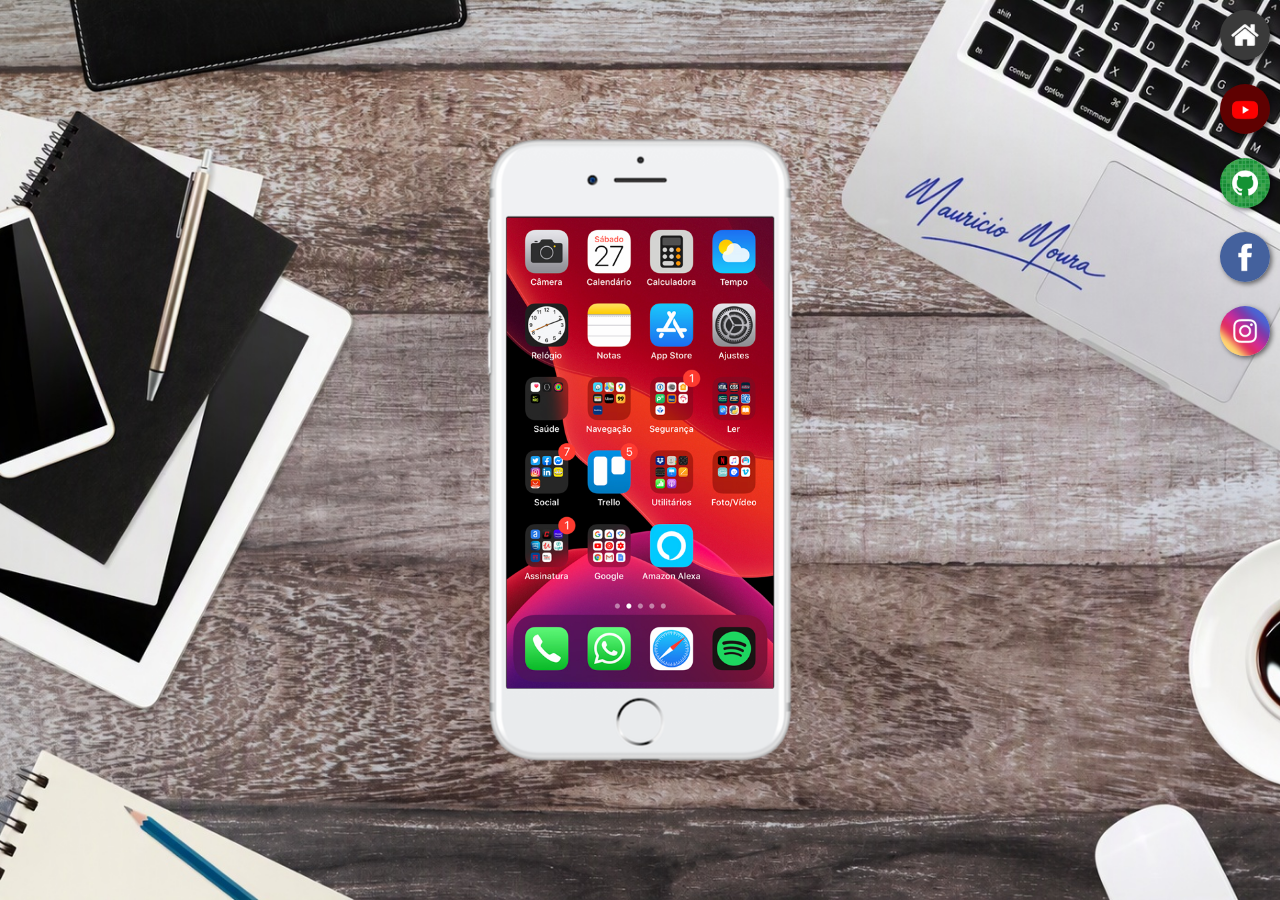
<file: index.html>
<!DOCTYPE html>
<html lang="pt-br">
<head>
    <meta charset="UTF-8">
    <meta name="viewport" content="width=device-width, initial-scale=1.0">
    <title>Projeto Redes Social</title>
    <link rel="shortcut icon" href="favicon.ico" type="image/x-icon">
    <link rel="stylesheet" href="estilo/style.css">
</head>
<body>
    <main>
        <section id="telefone">
        <iframe src="home.html" name="tela" id="tela" frameborder="0"></iframe>
        </section>
        <section id="redes-sociais">
            <a href="home.html" target="tela"><img src="imagens/logo-home.jpg" alt="home"></a><br>
            <a href="youtube.html" target="tela"><img src="imagens/logo-youtube.jpg" alt="youtube"></a><br>
            <a href="github.html" target="tela"><img src="imagens/logo-github.jpg" alt="github"></a><br>
            <a href="facebook.html" target="tela"><img src="imagens/logo-facebook.jpg" alt="facebook"></a><br>
            <a href="instagram.html" target="tela"><img src="imagens/logo-instagram.jpg" alt="instagram"></a>

        </section>
    </main>
</body>
</html>
</file>
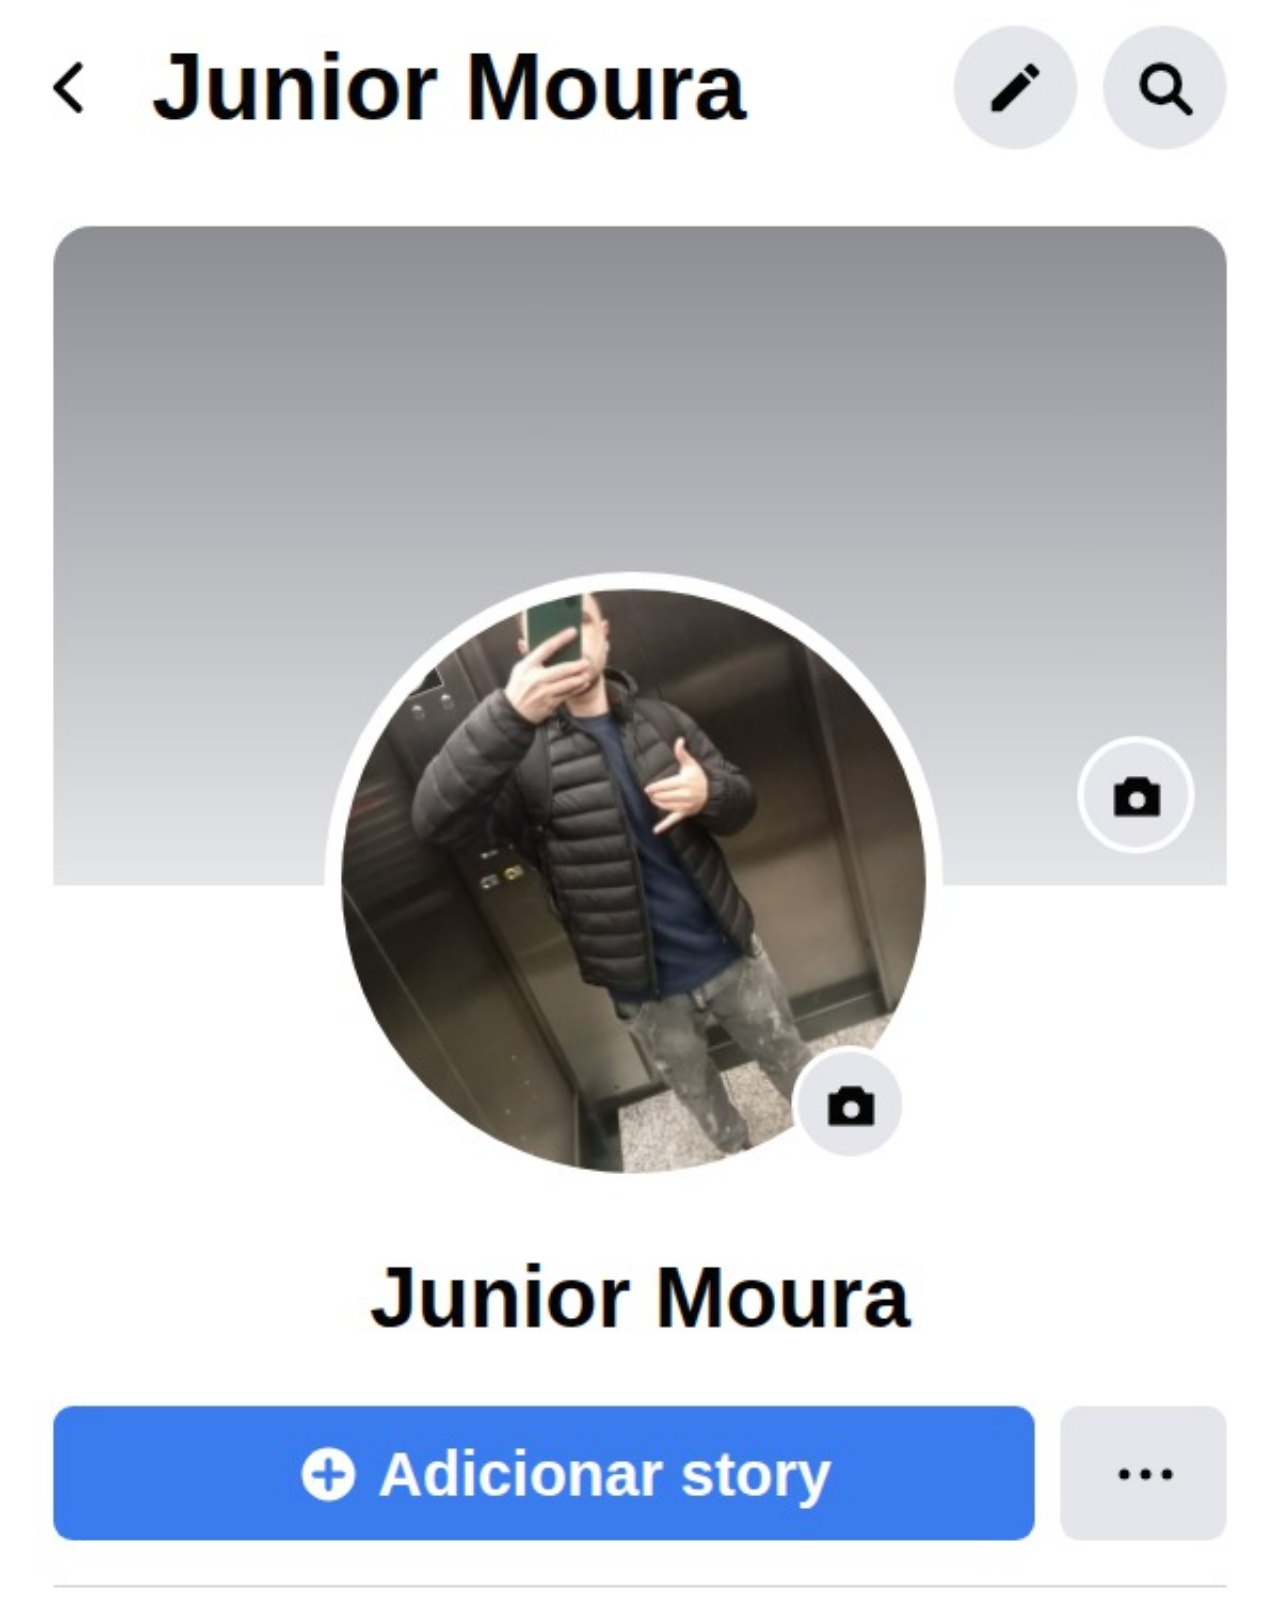
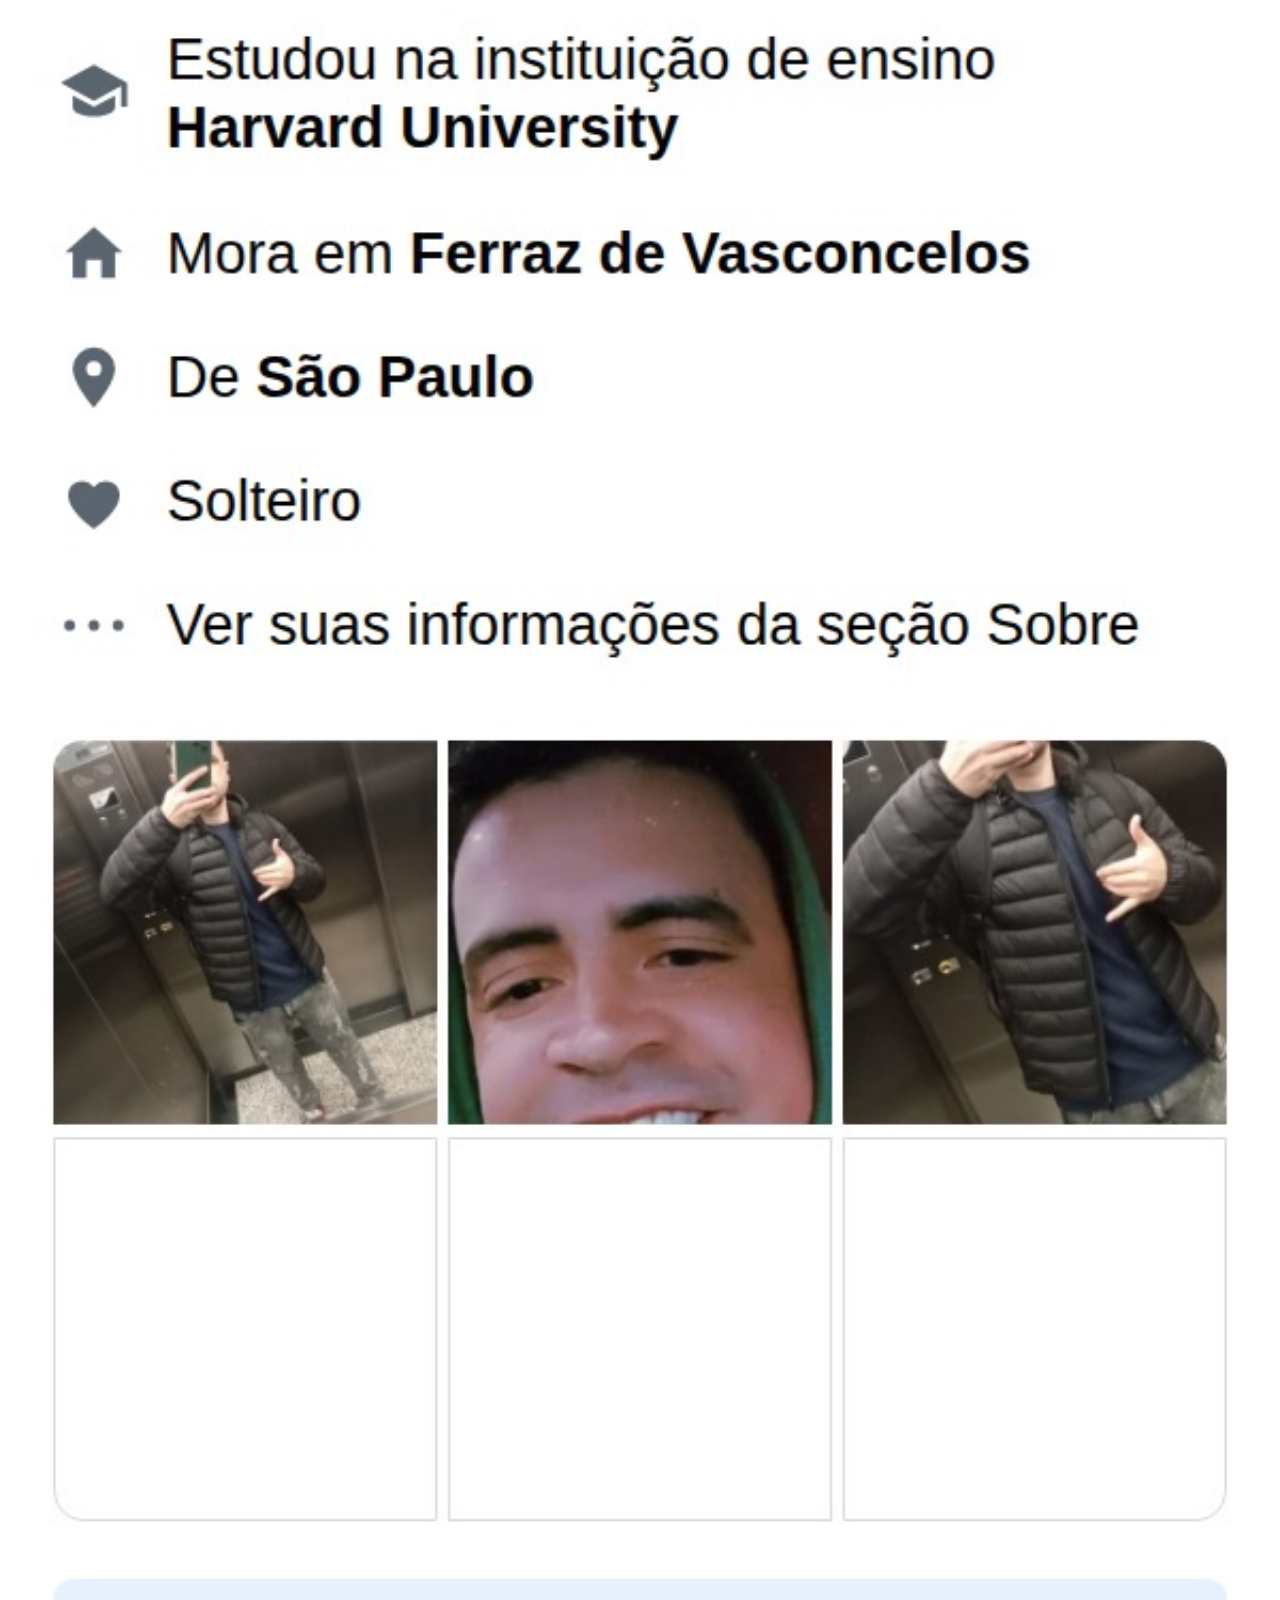
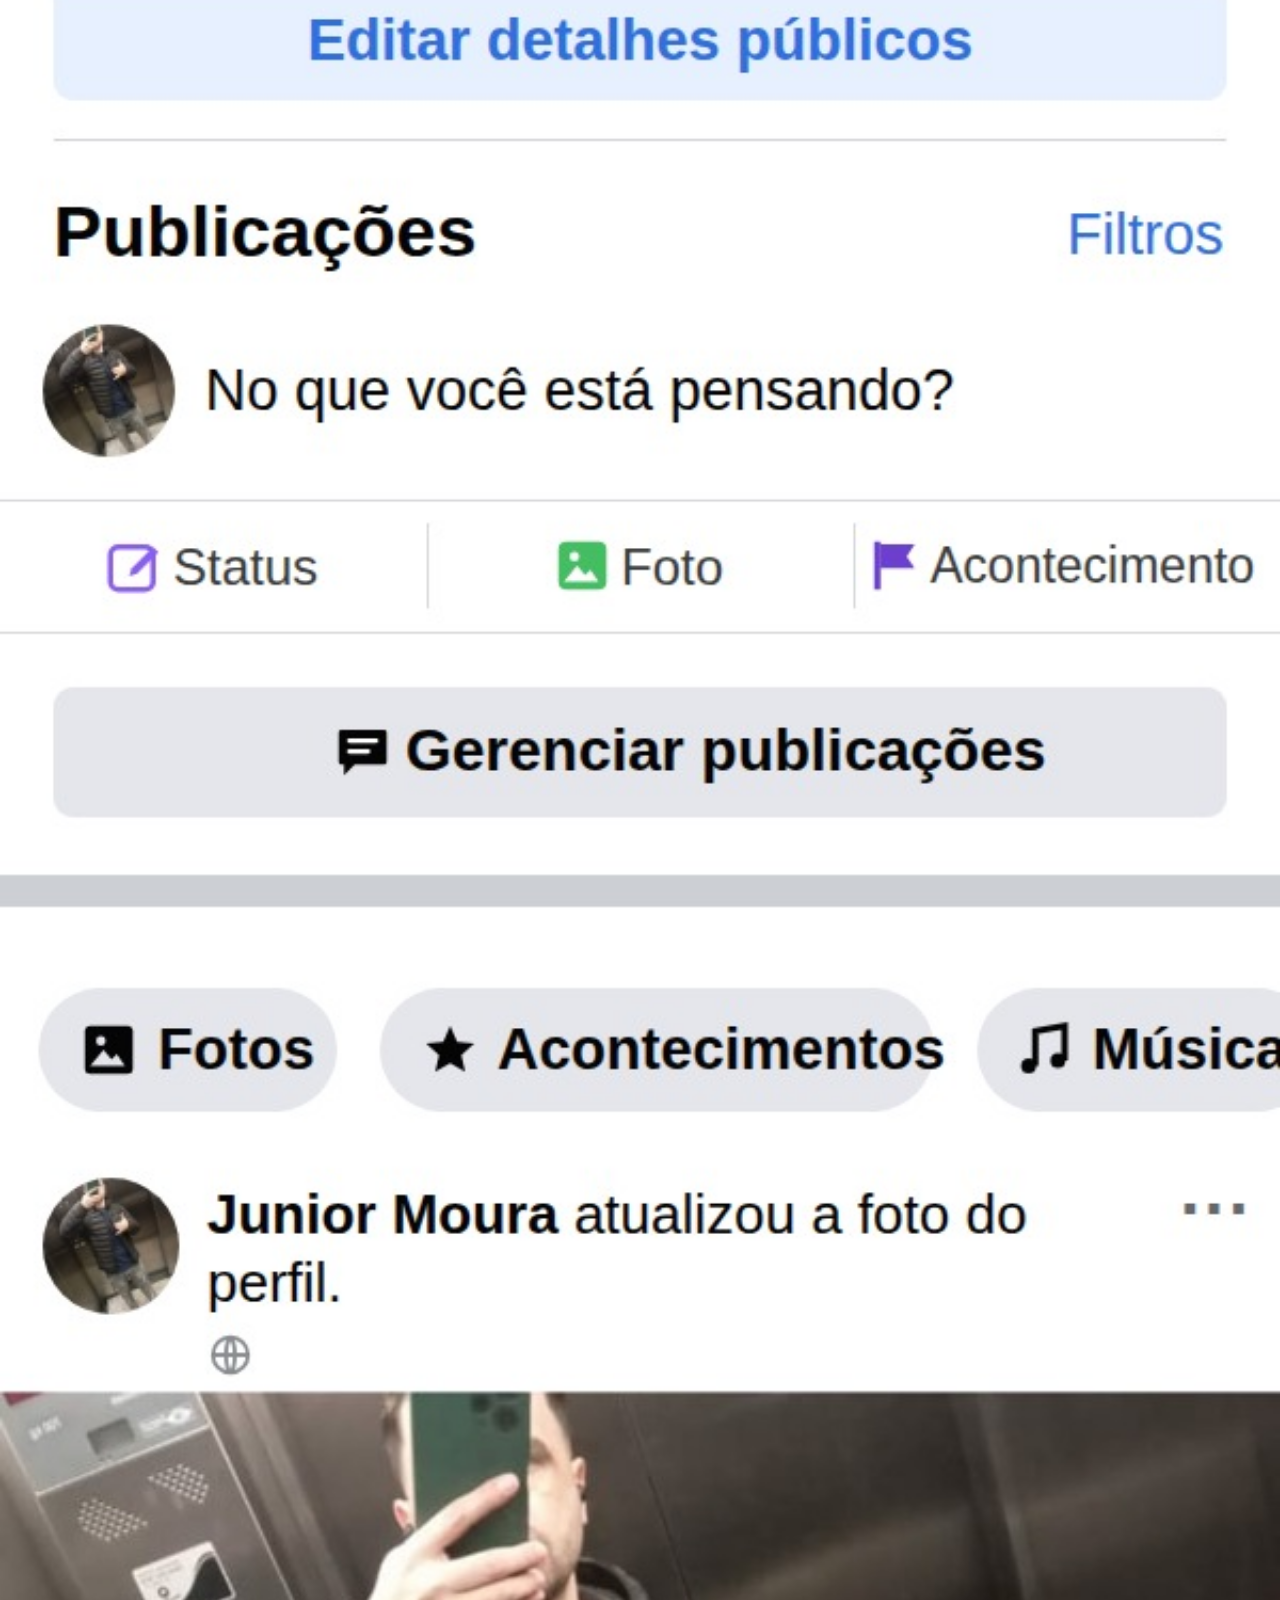
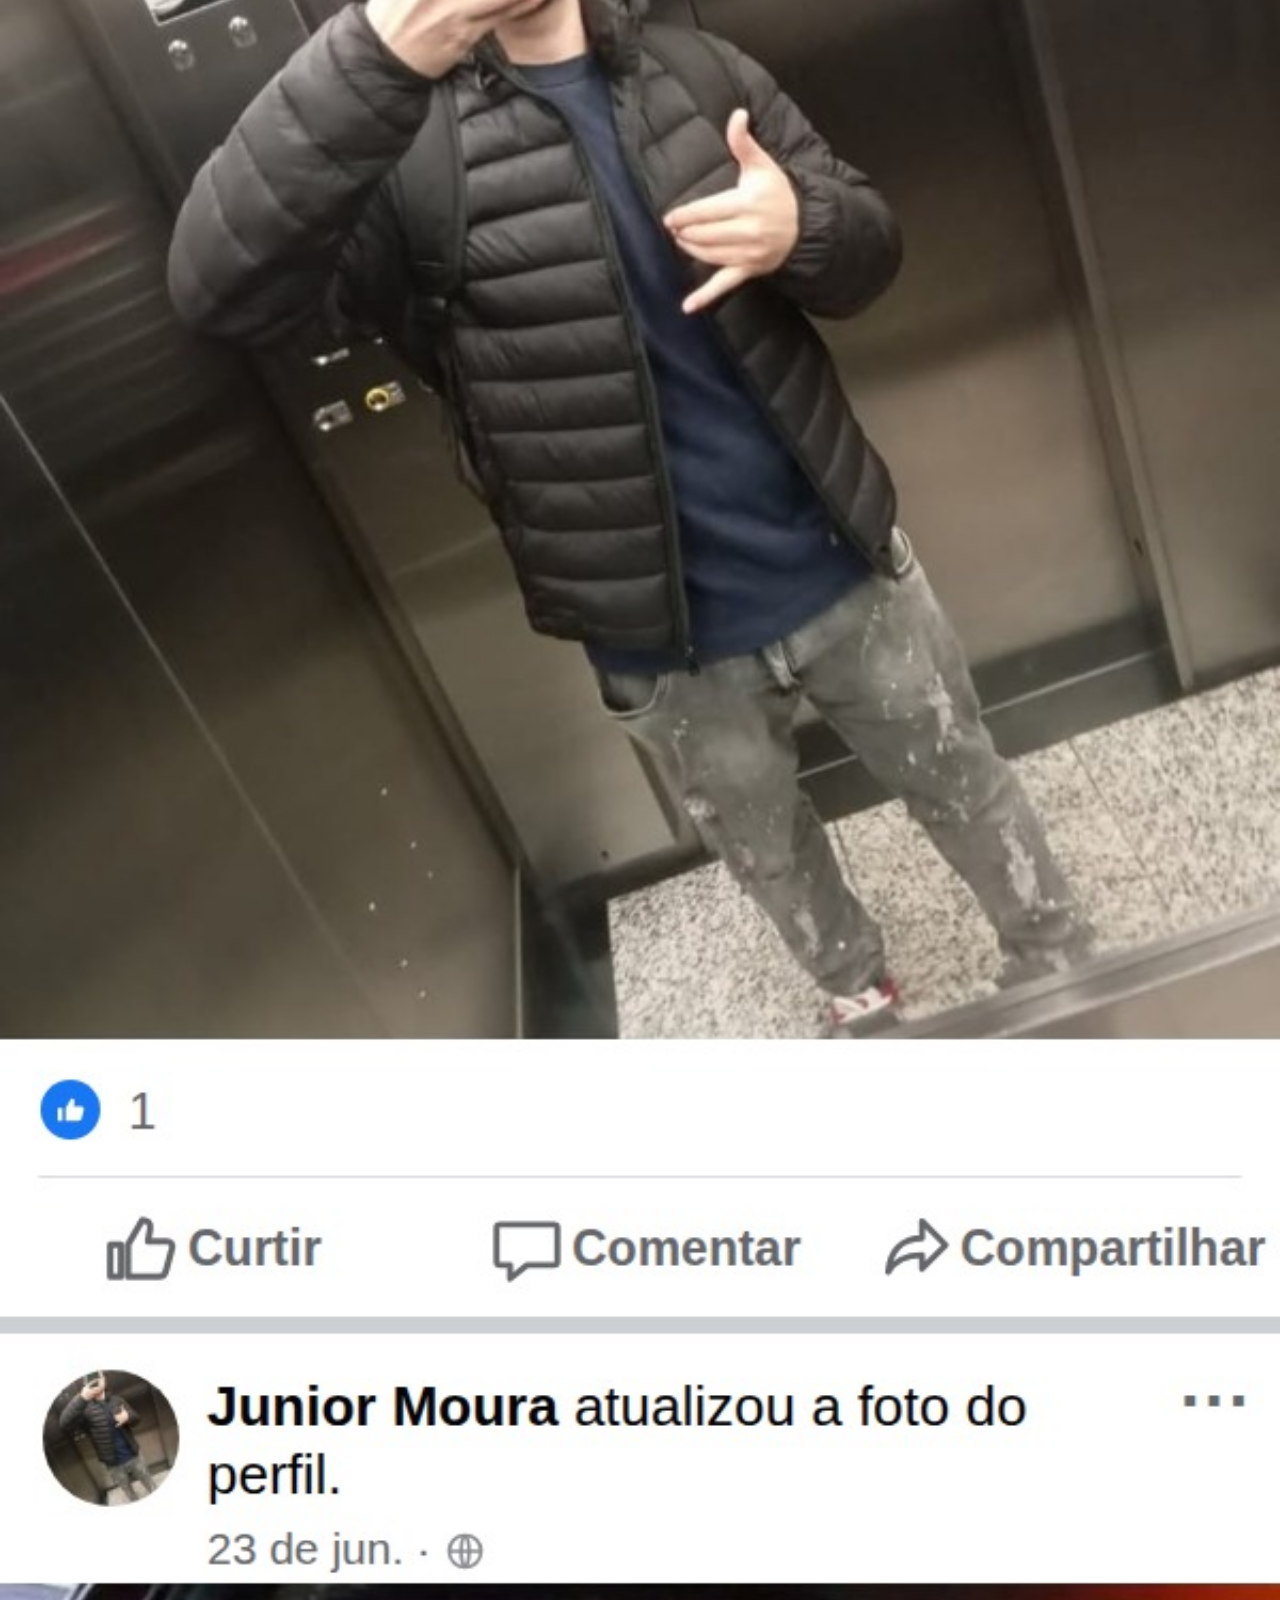
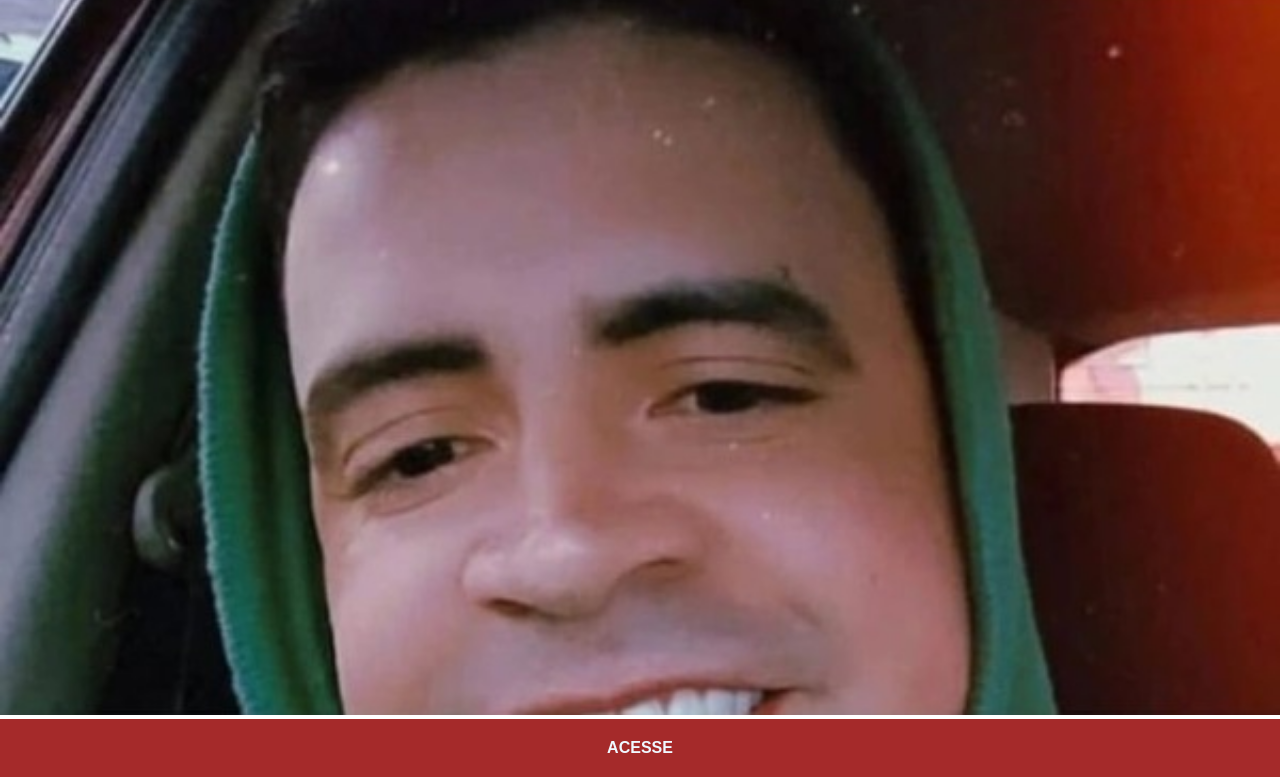
<file: facebook.html>
<!DOCTYPE html>
<html lang="pt-br">
<head>
    <meta charset="UTF-8">
    <meta name="viewport" content="width=device-width, initial-scale=1.0">
    <title>facebook</title>
    <link rel="stylesheet" href="estilo/social.css">
</head>
<body>
    <img src="imagens/tela-facebook.jpg" alt="facebook">
    <a href="https://www.facebook.com/profile.php?id=61590333251545&locale=pt_BR" target="_blank">ACESSE</a>
</body>
</html>
</file>
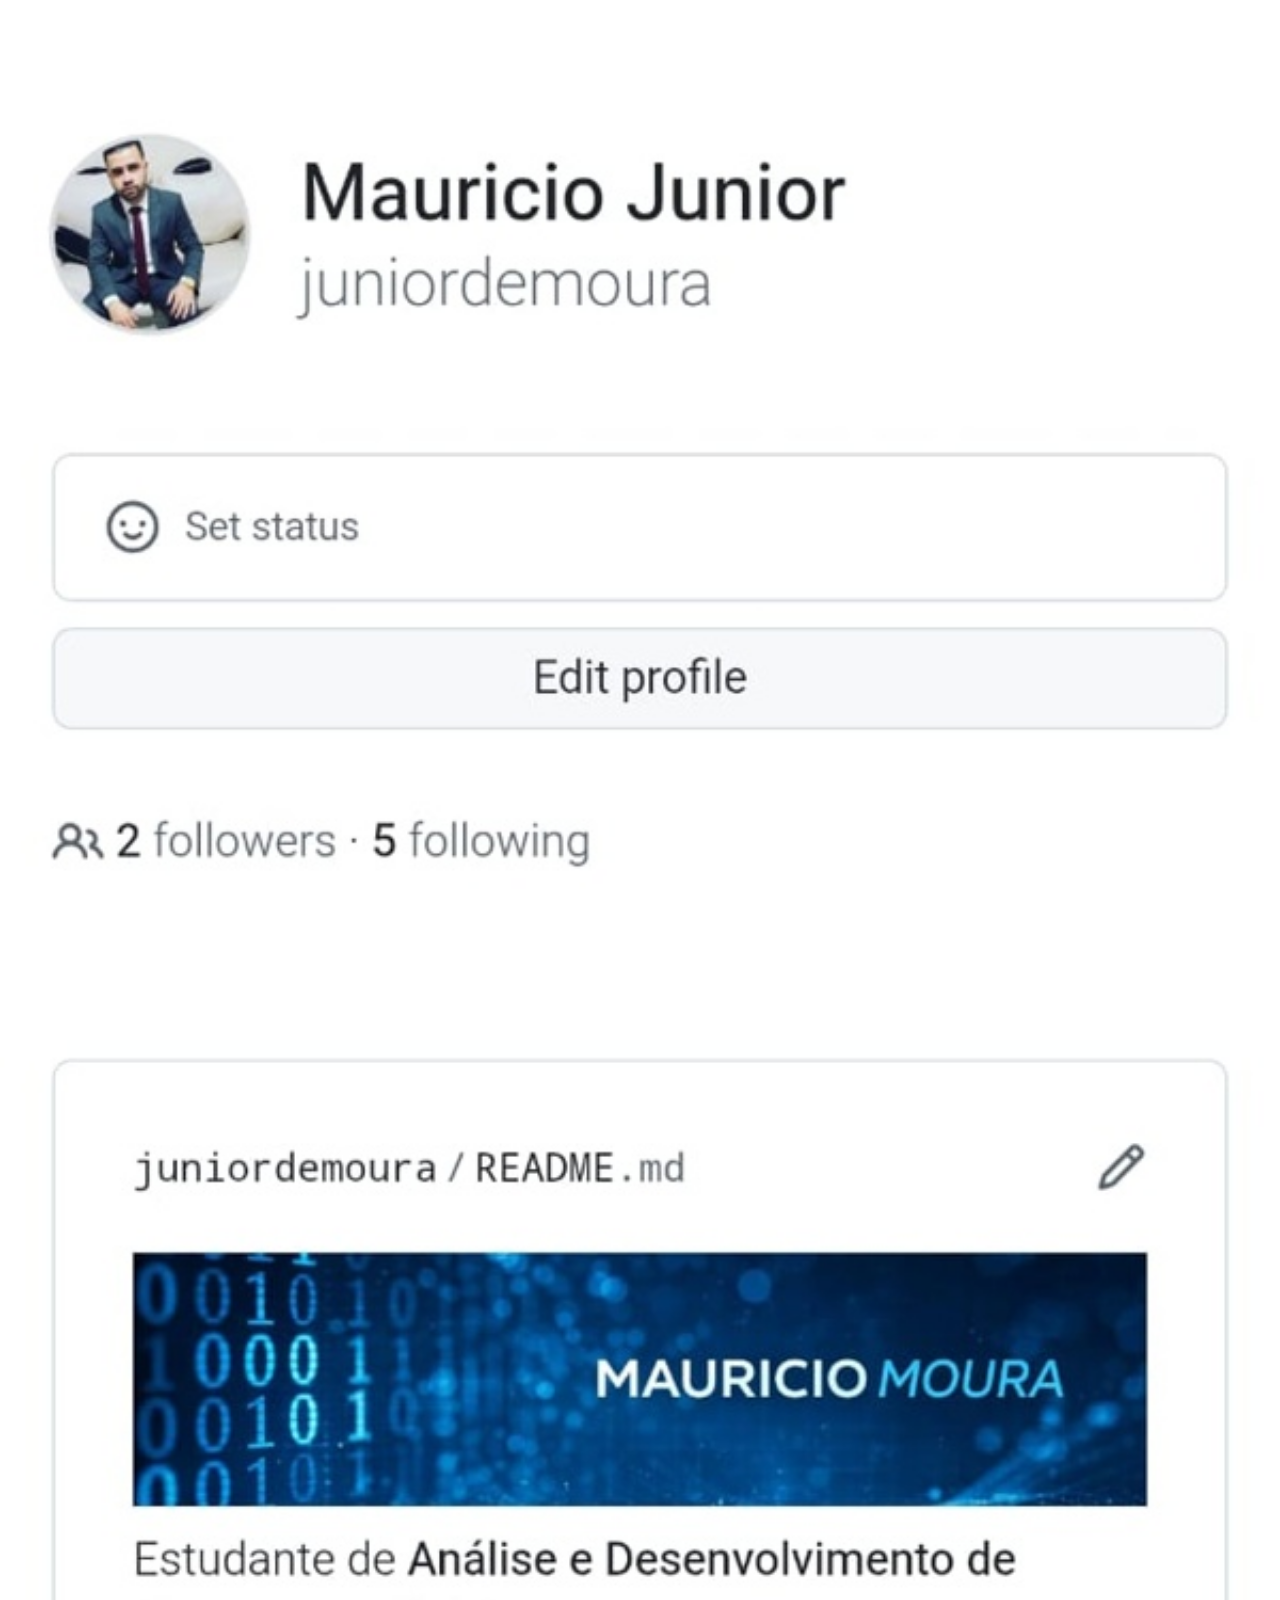
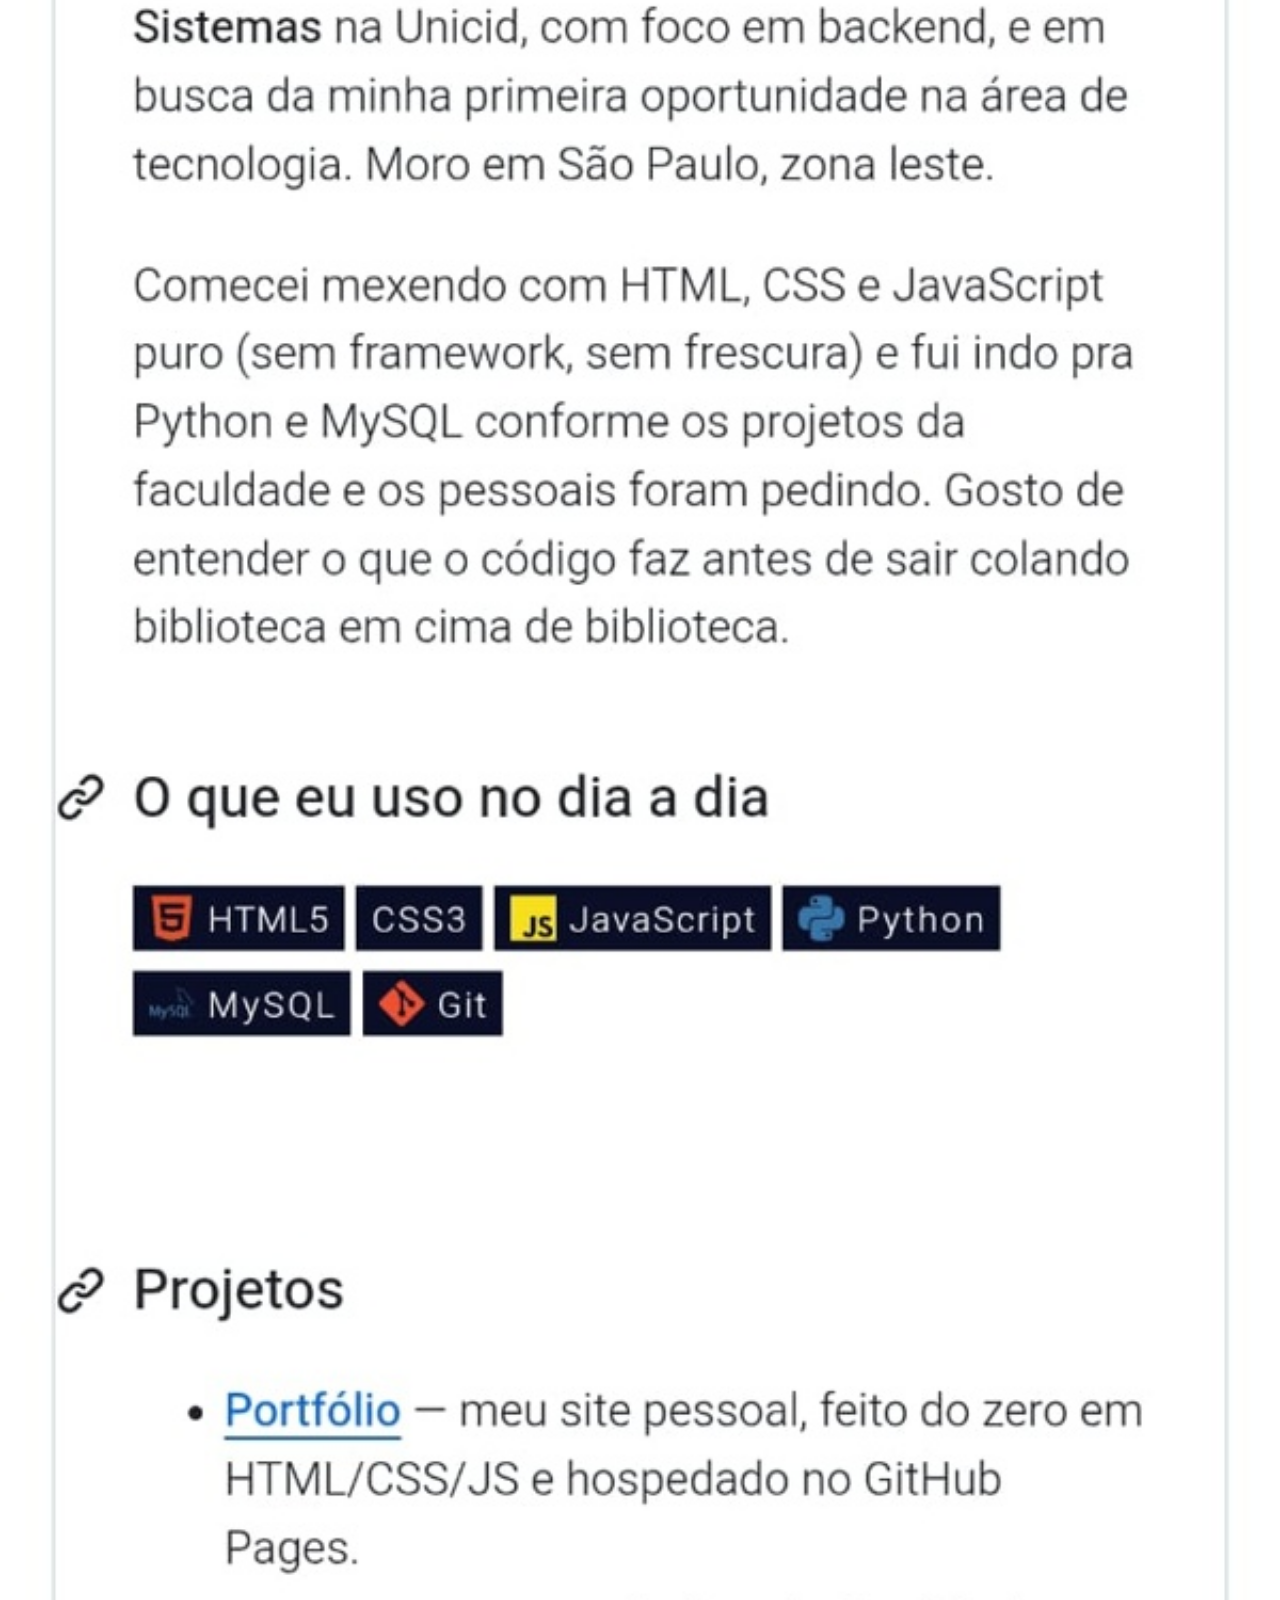
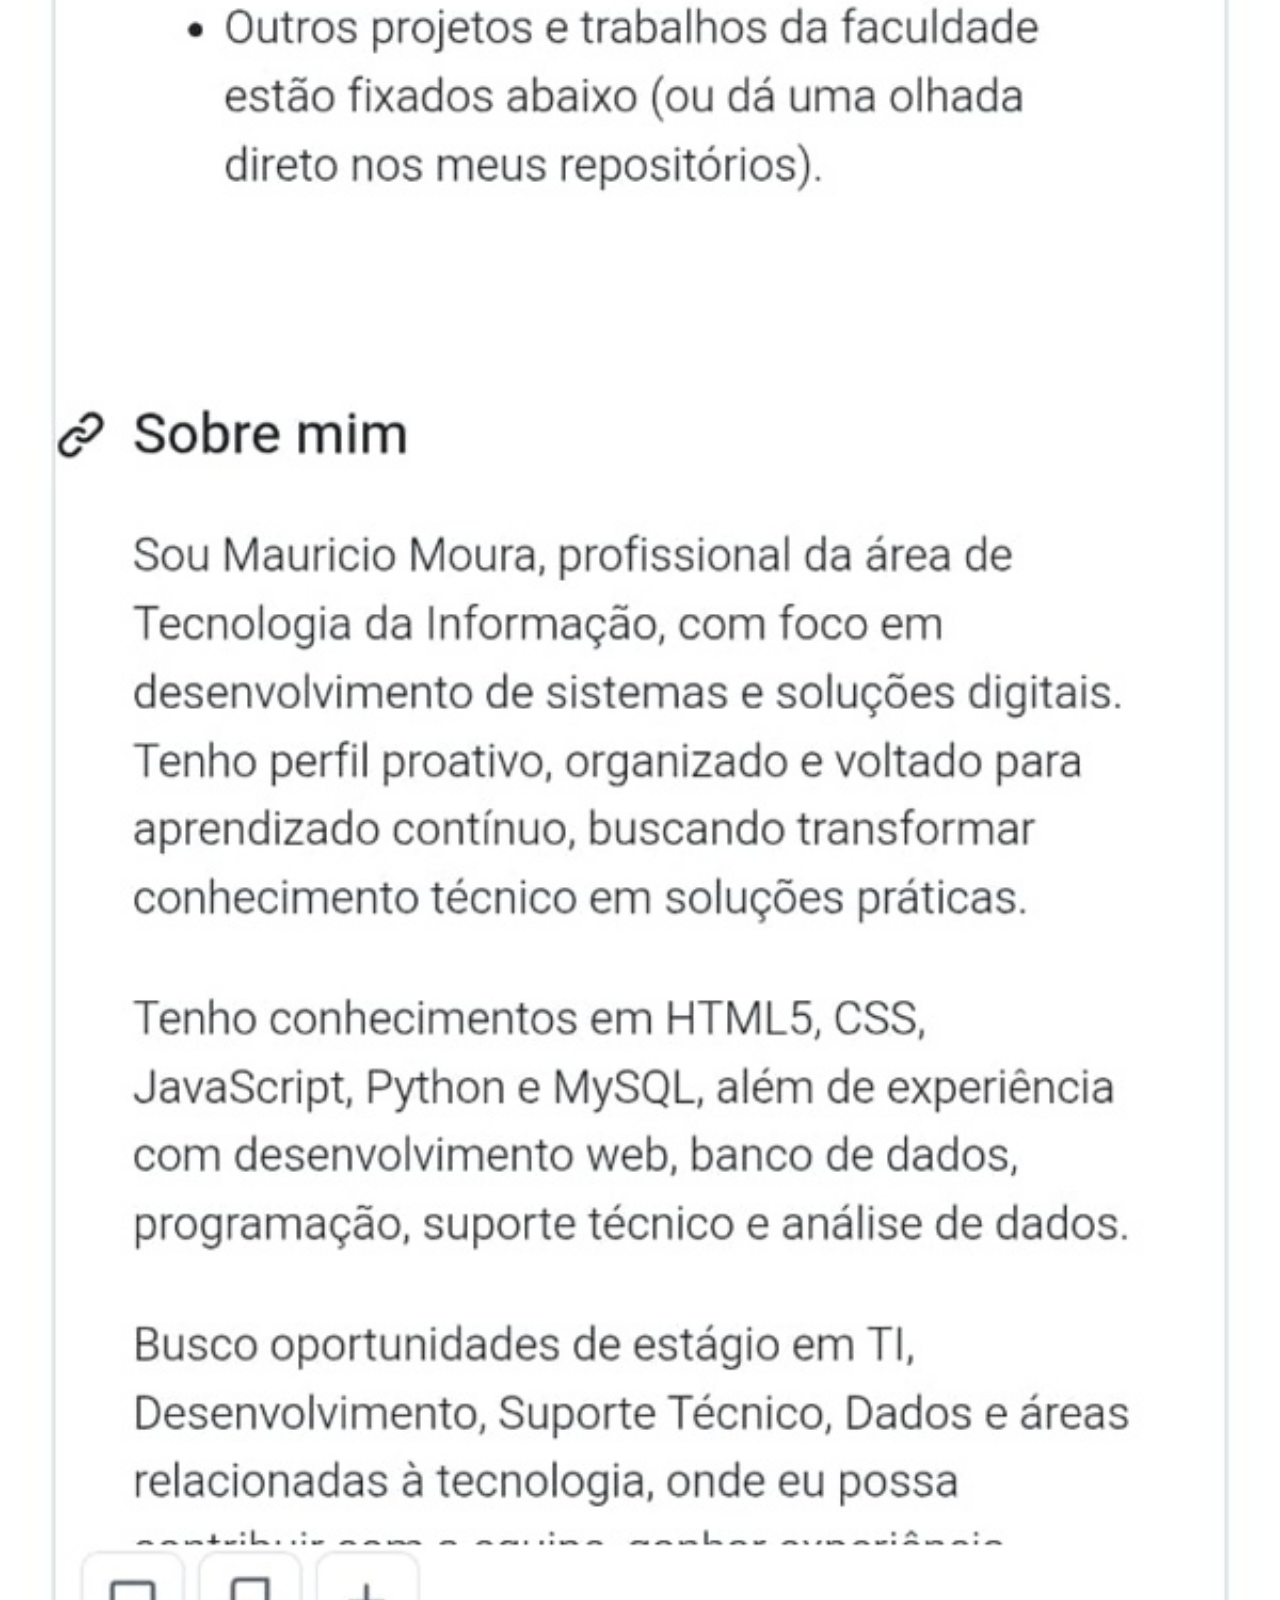
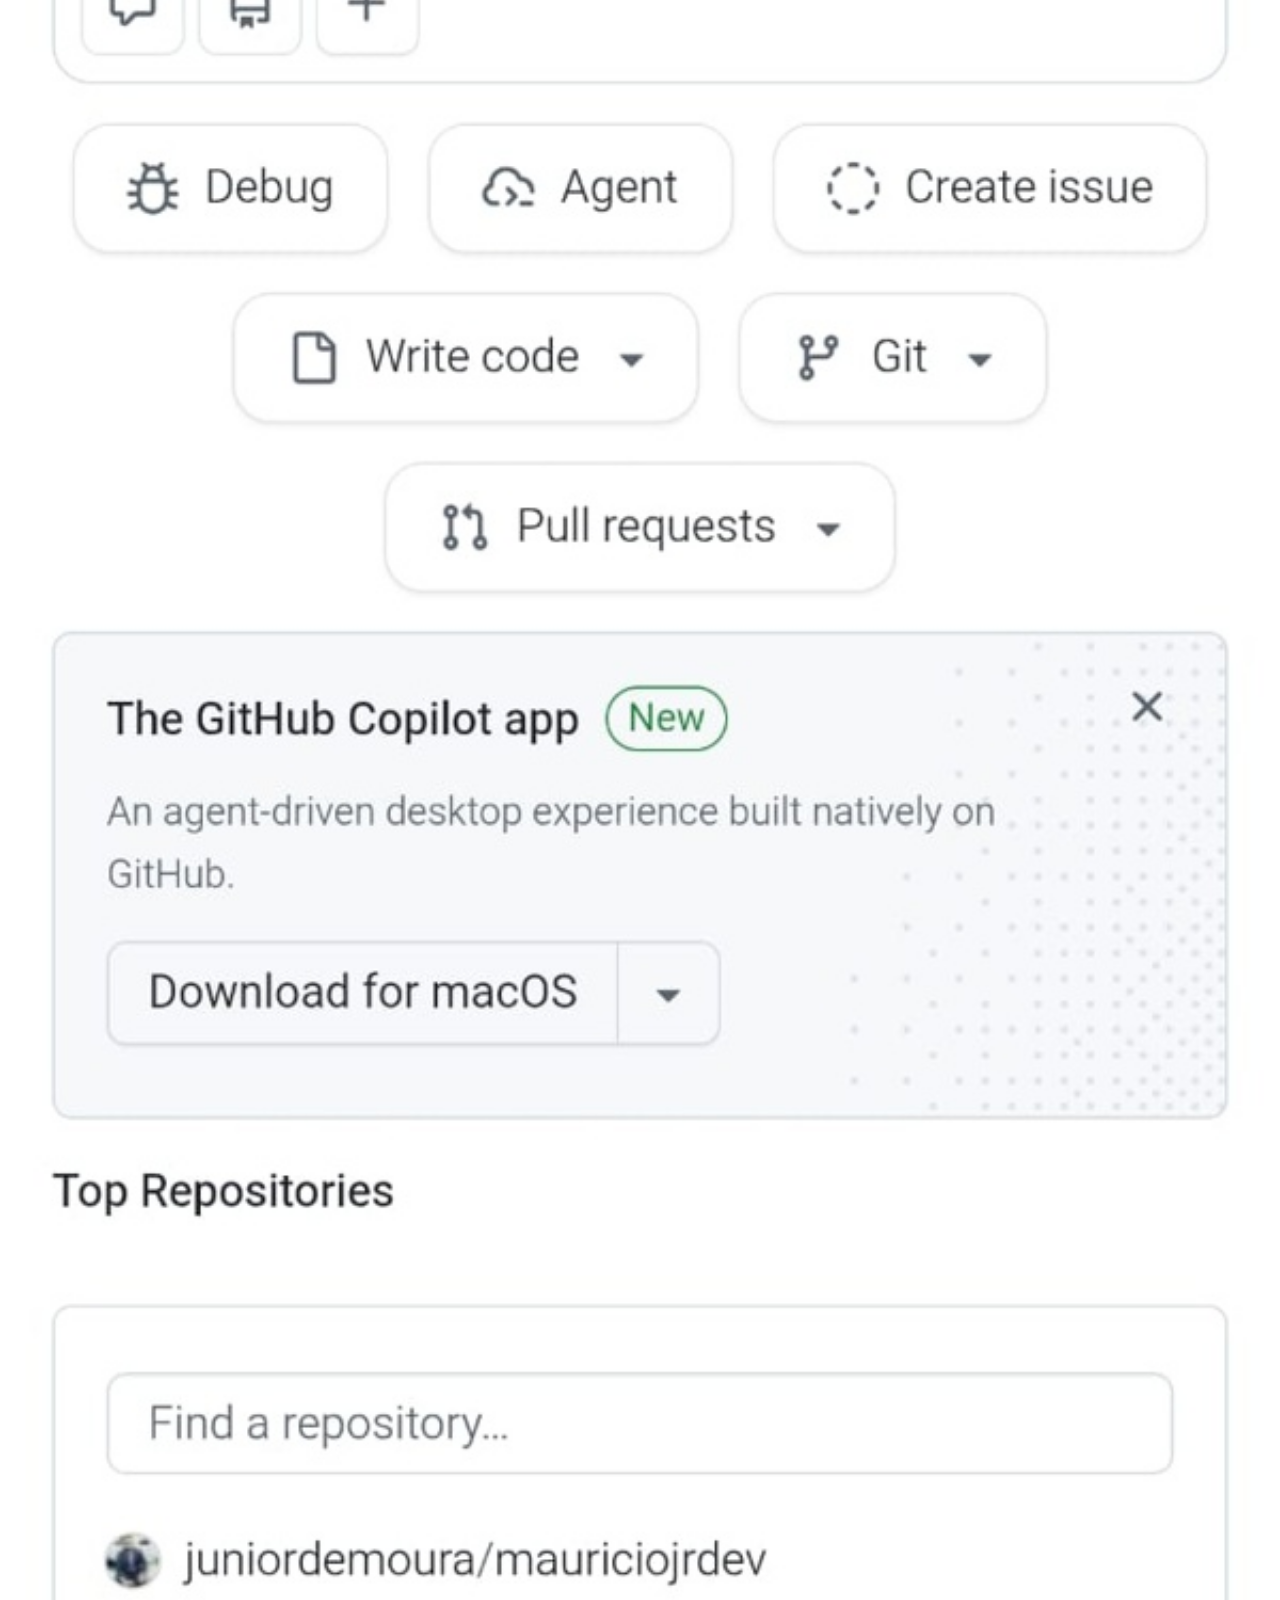
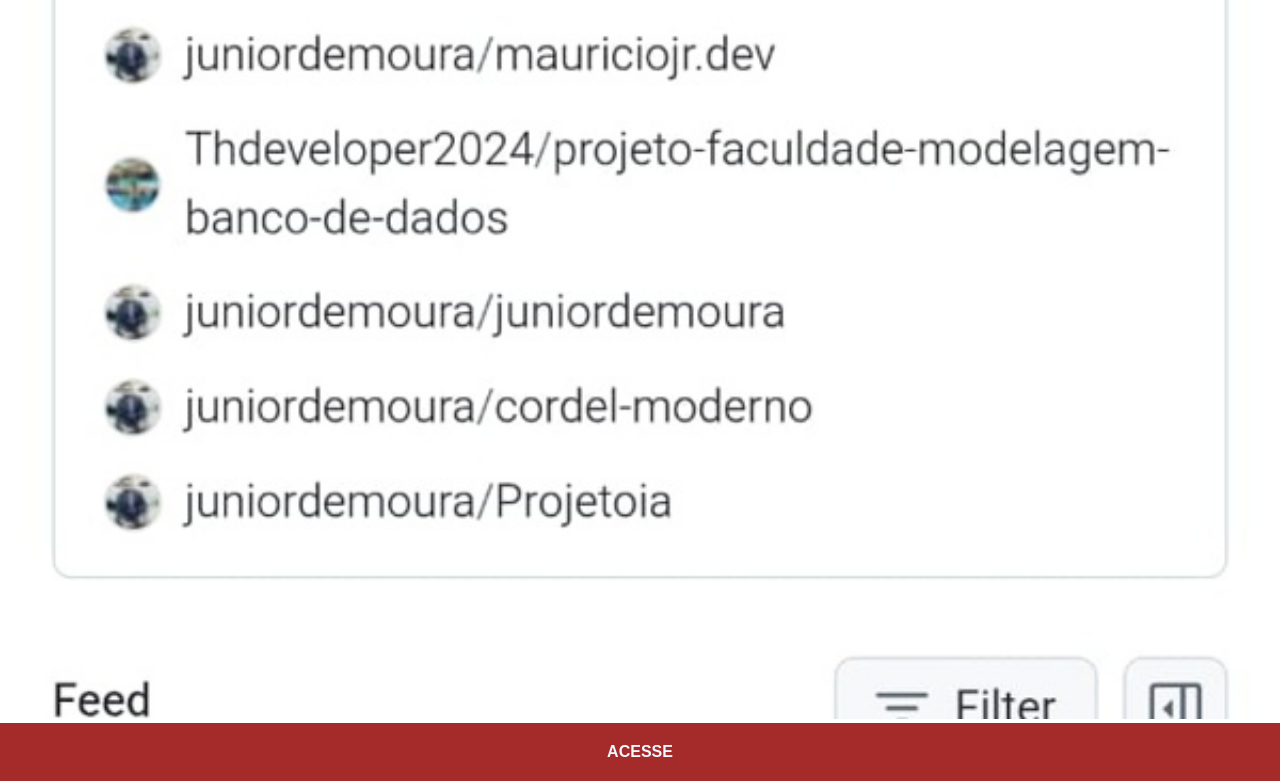
<file: github.html>
<!DOCTYPE html>
<html lang="pt-br">
<head>
    <meta charset="UTF-8">
    <meta name="viewport" content="width=device-width, initial-scale=1.0">
    <title>github</title>
    <link rel="stylesheet" href="estilo/social.css">
</head>
<body>
    <img src="imagens/tela-github.jpg" alt="github">
    <a href="https://github.com/juniordemoura" target="_blank">ACESSE</a>
</body>
</html>
</file>
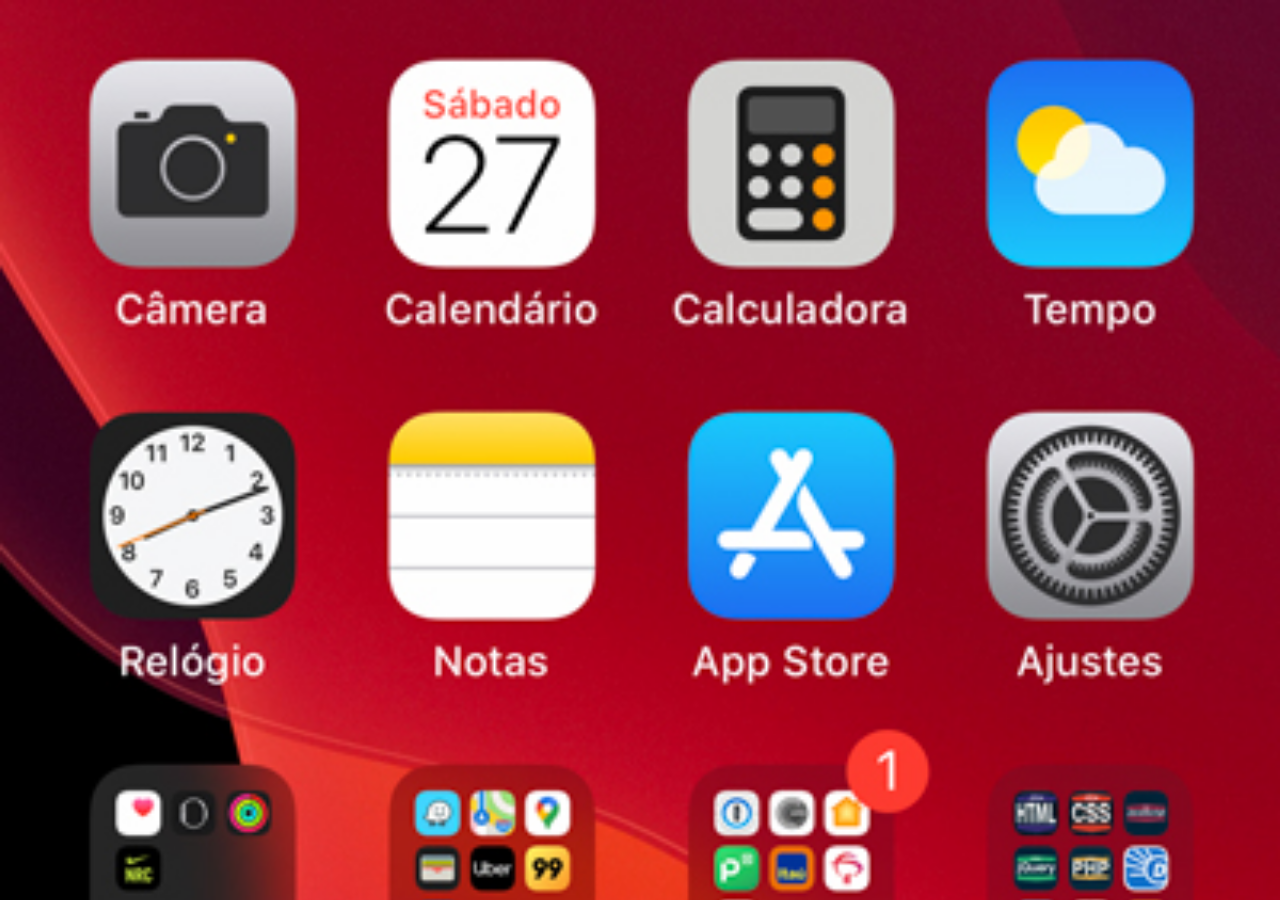
<file: home.html>
<!DOCTYPE html>
<html lang="pt-br">
<head>
    <meta charset="UTF-8">
    <meta name="viewport" content="width=device-width, initial-scale=1.0">
    <title>Home</title>
</head>
<style>
    * {
        margin: 0px;
        padding: 0px;
    }
    body {
        width: 100vw;
        height: 100vh;
        background: black url('imagens/tela-home.jpg') no-repeat top center;
        background-size: cover;

    }
</style>
<body>
    
</body>
</html>
</file>
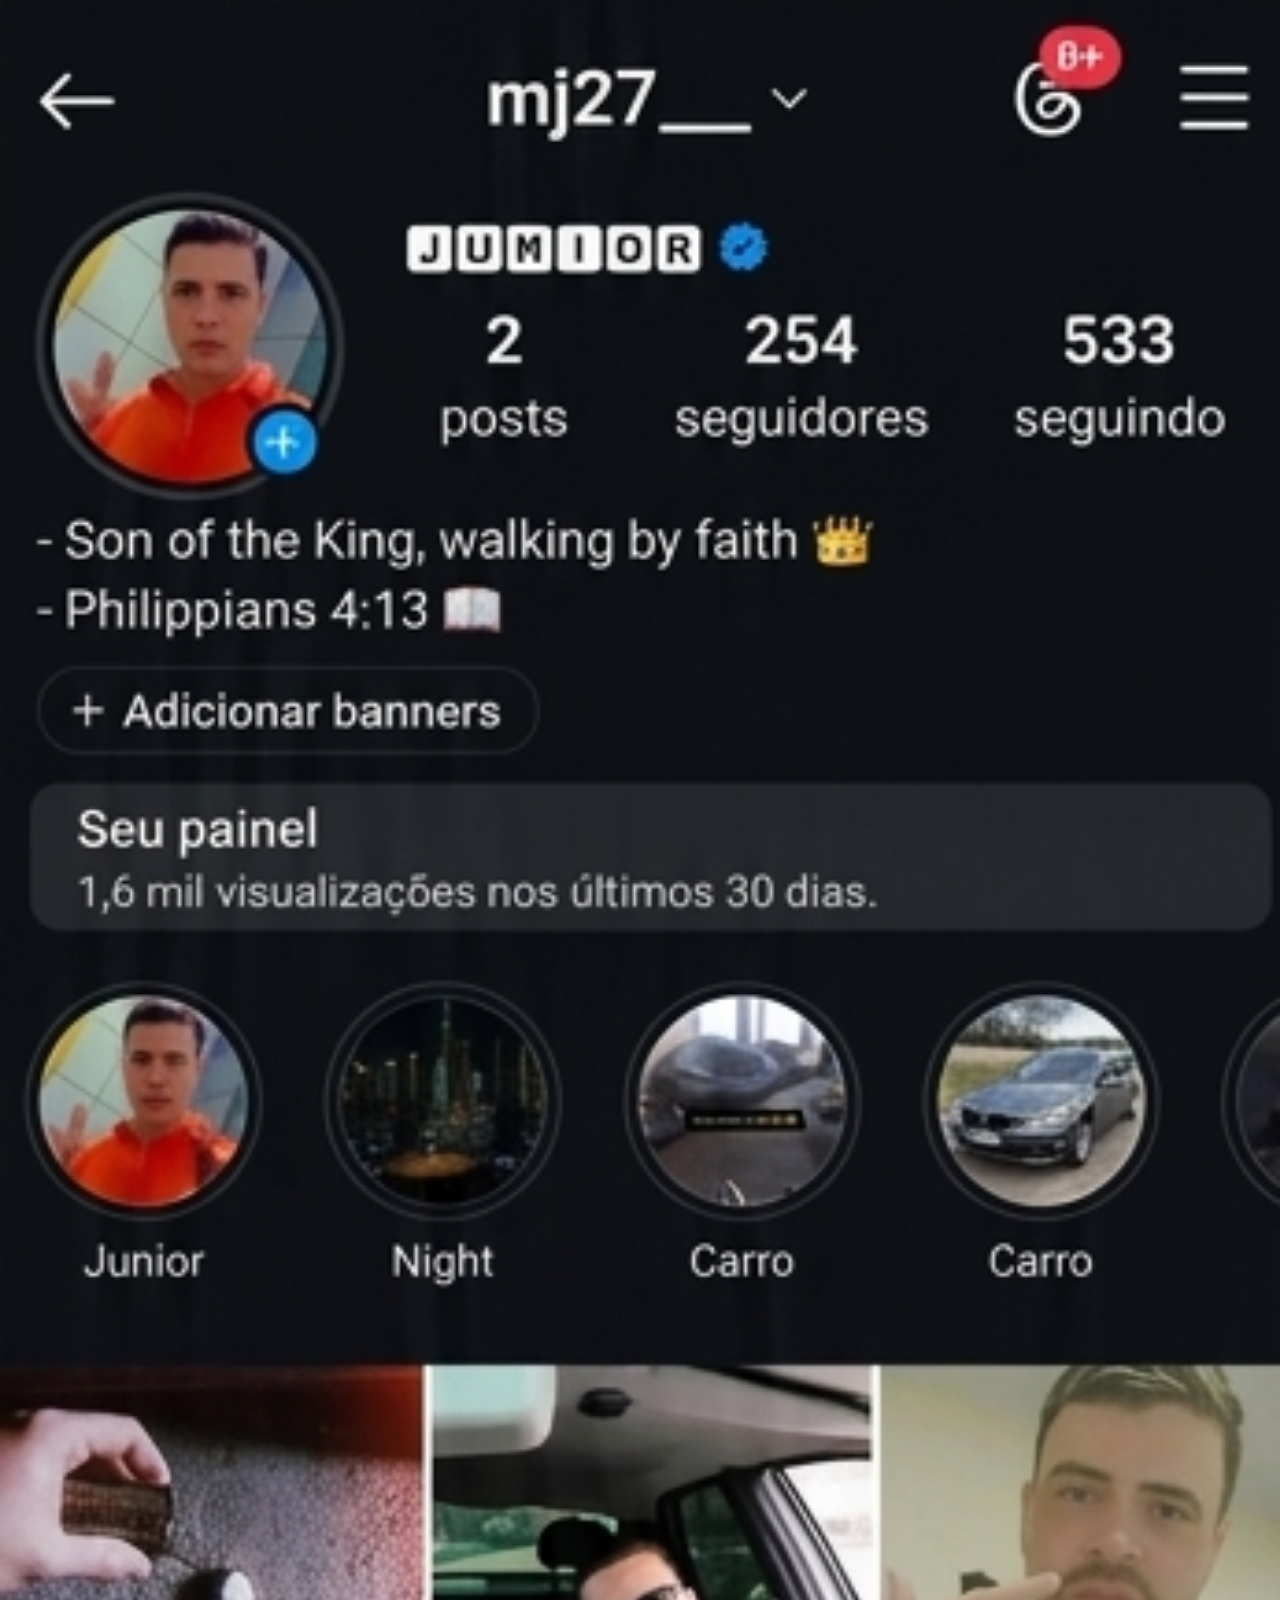
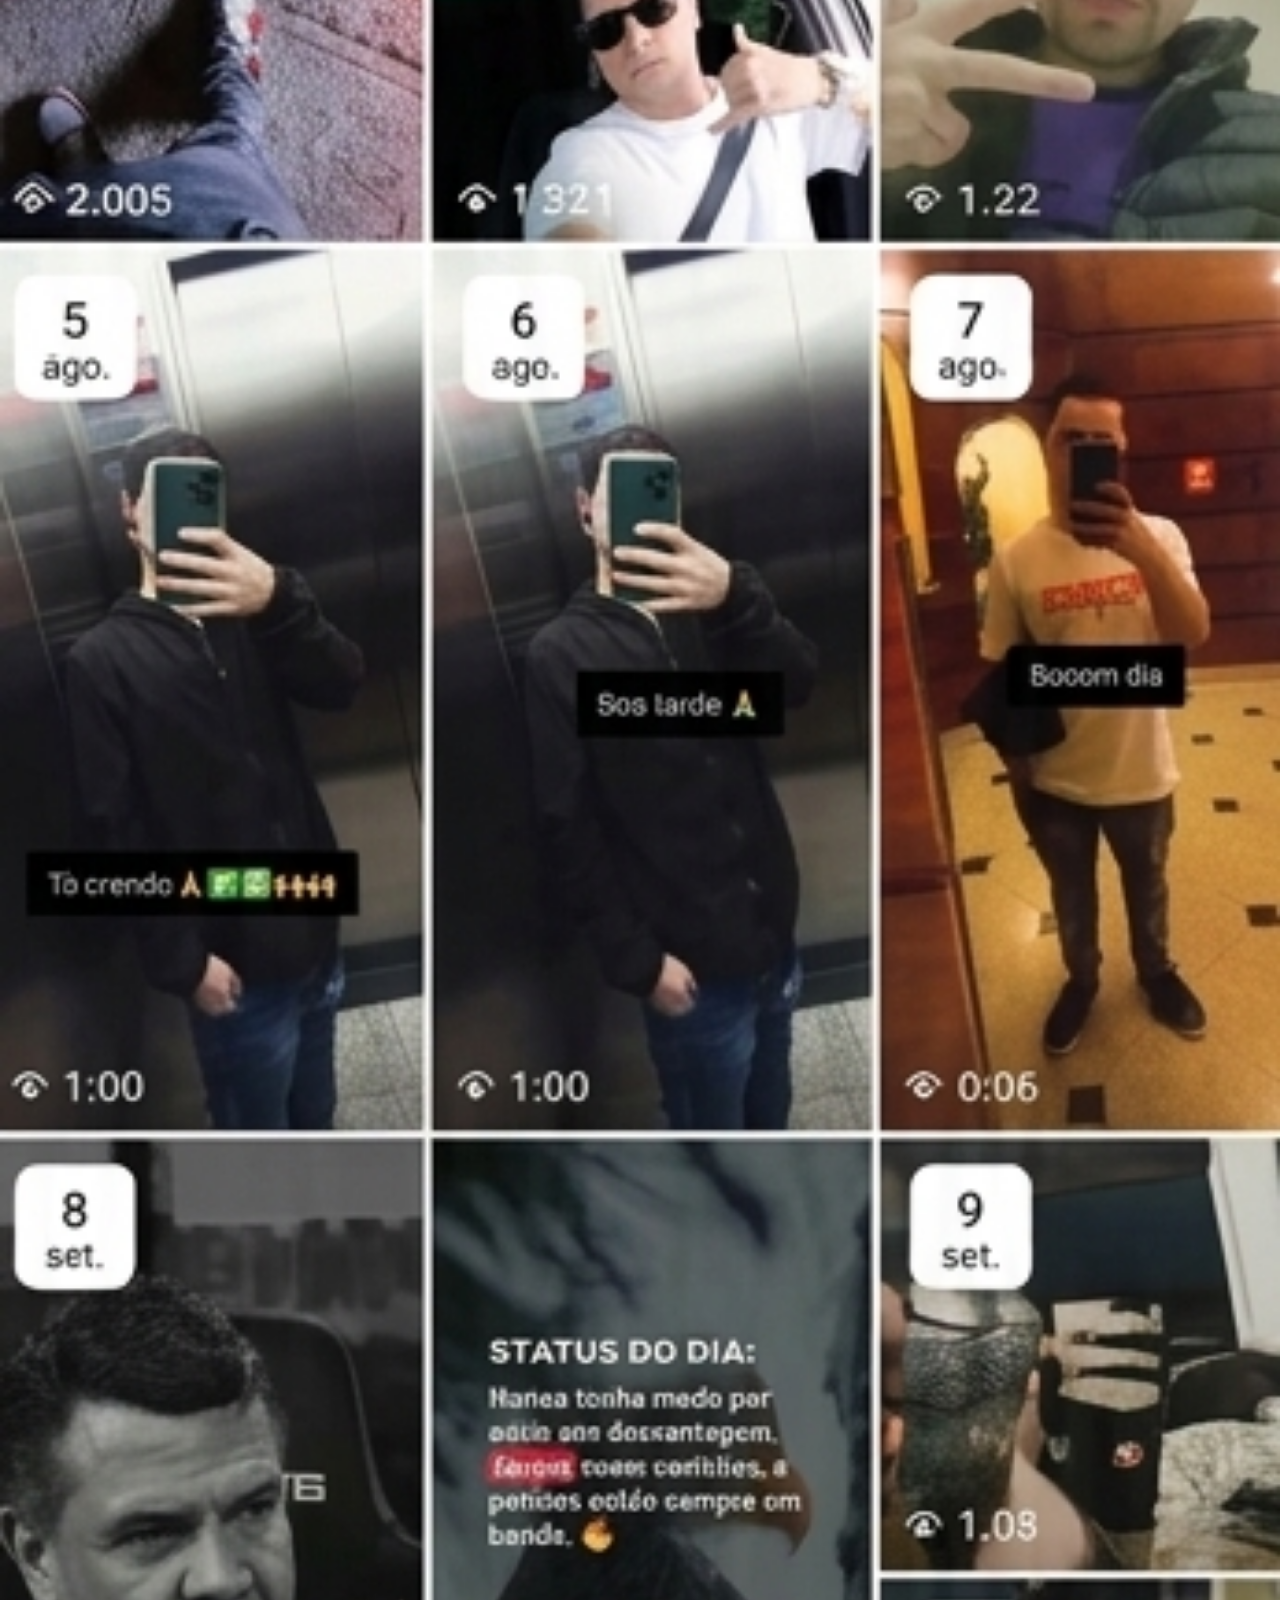
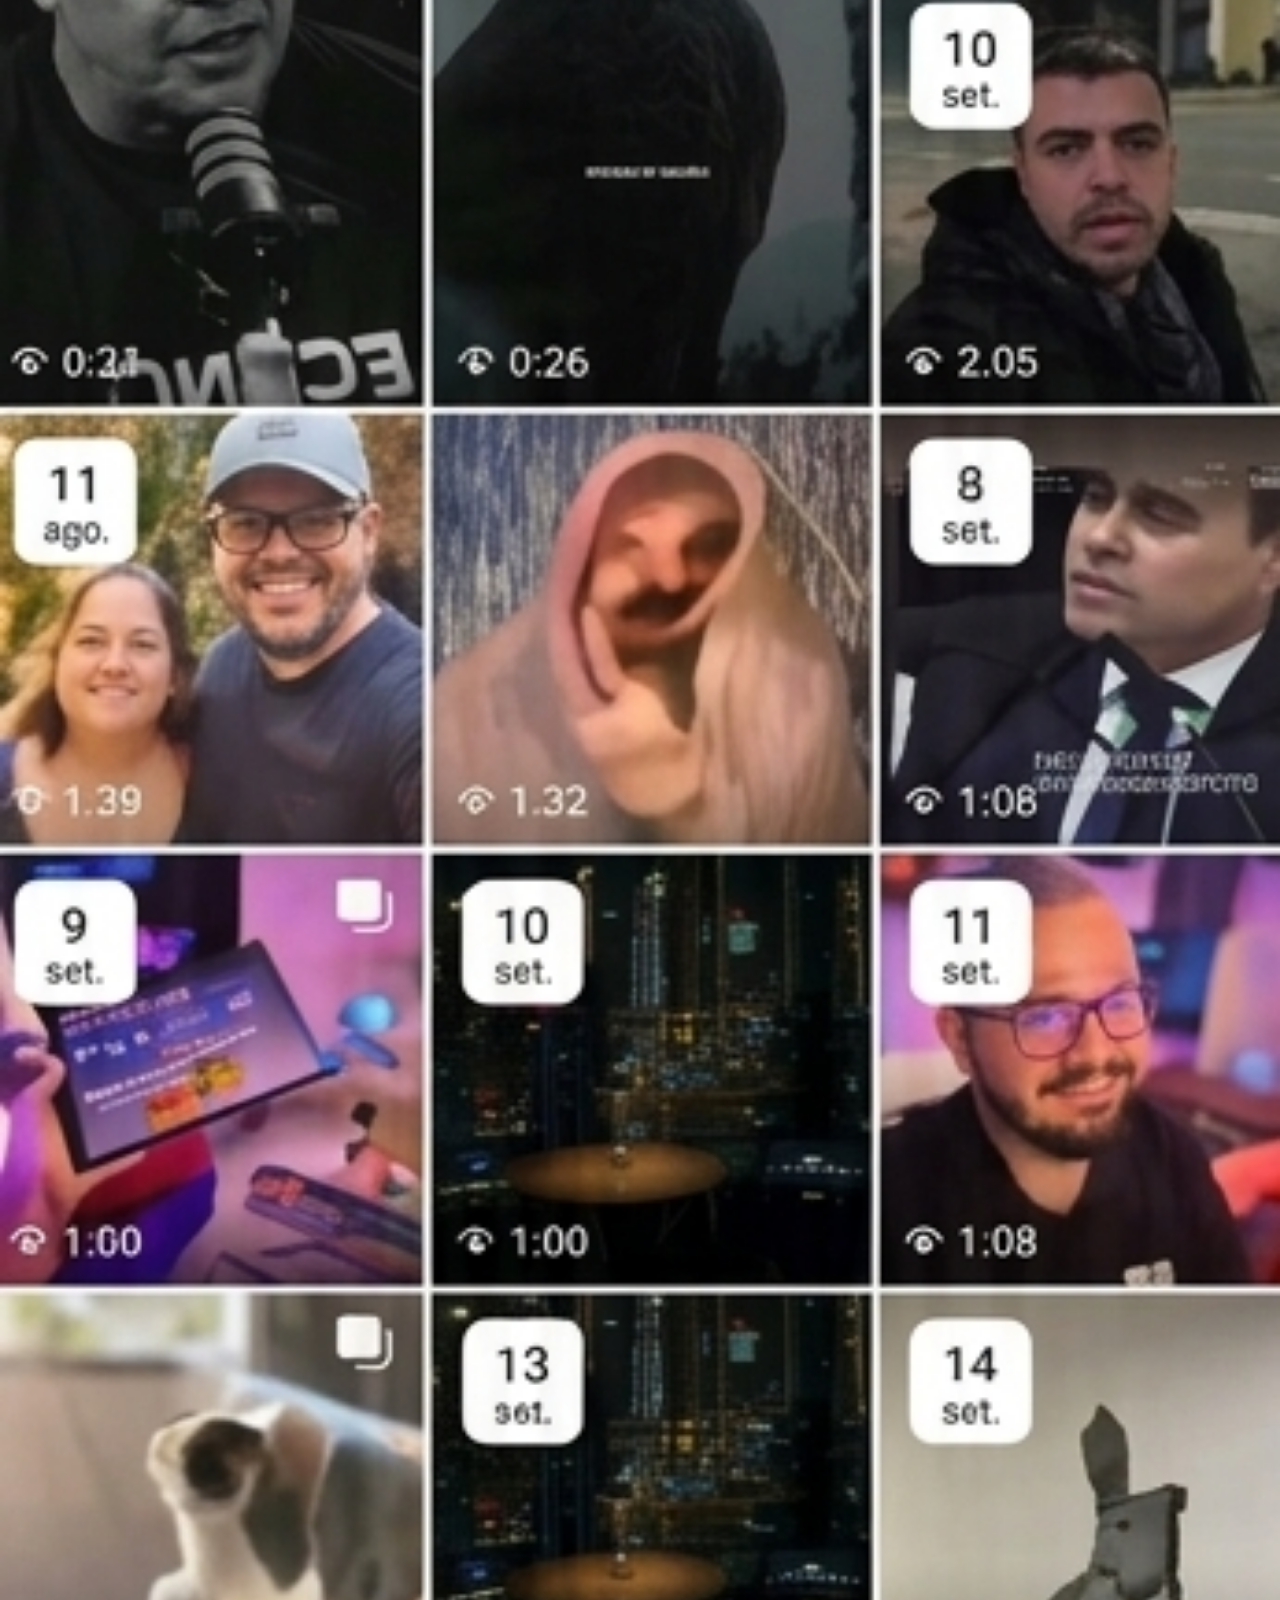
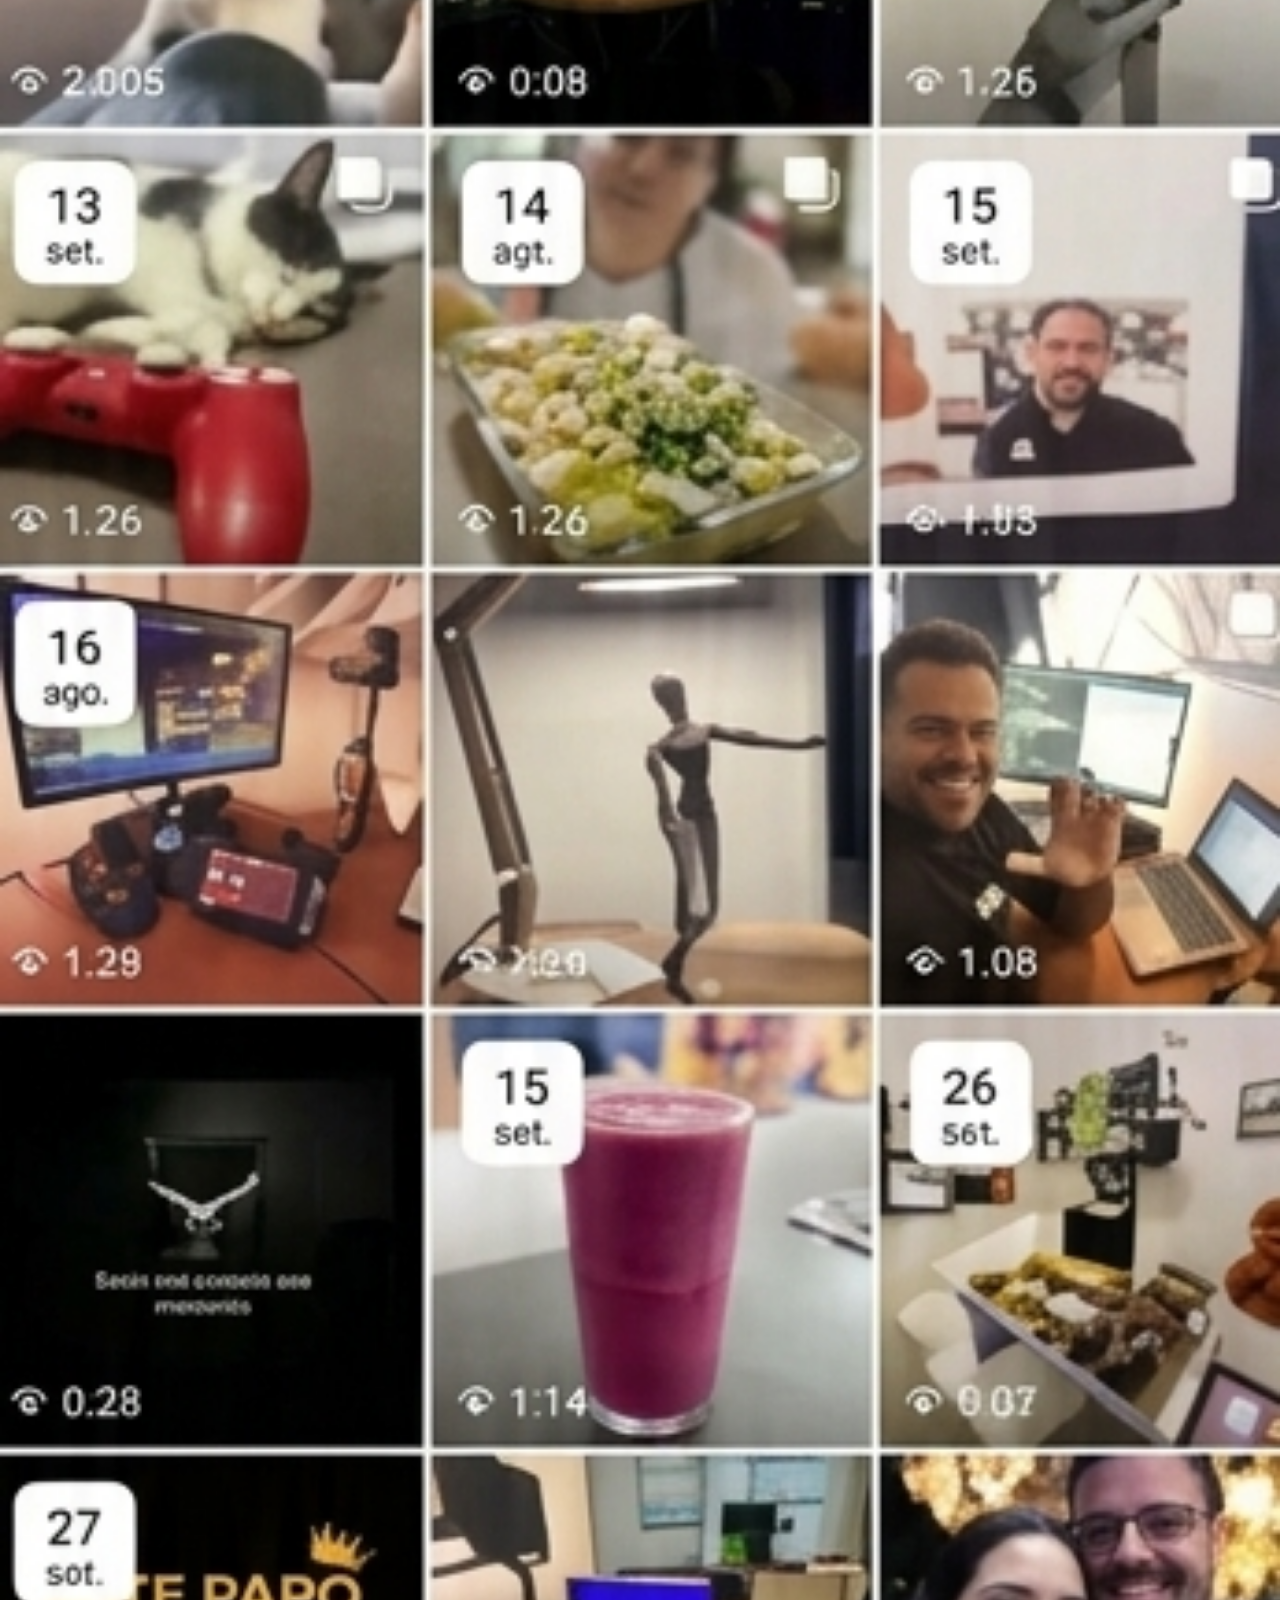
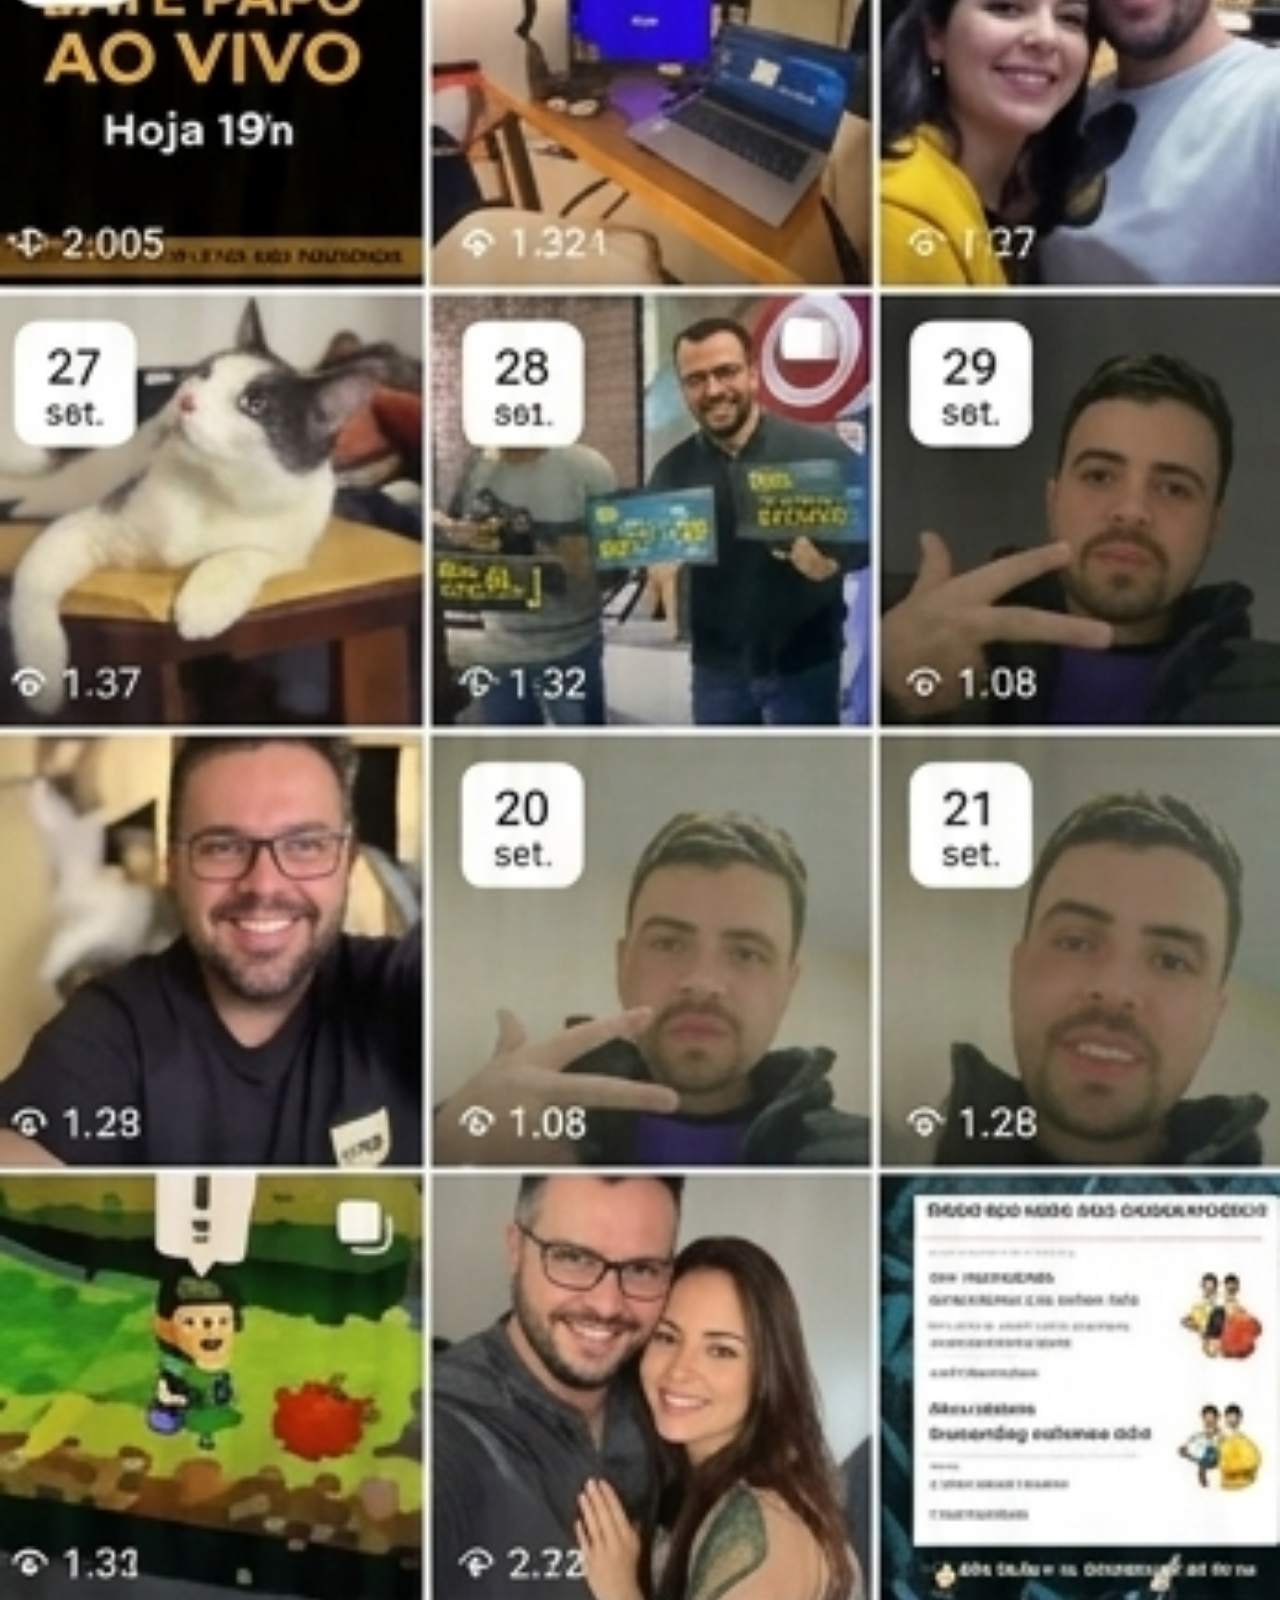
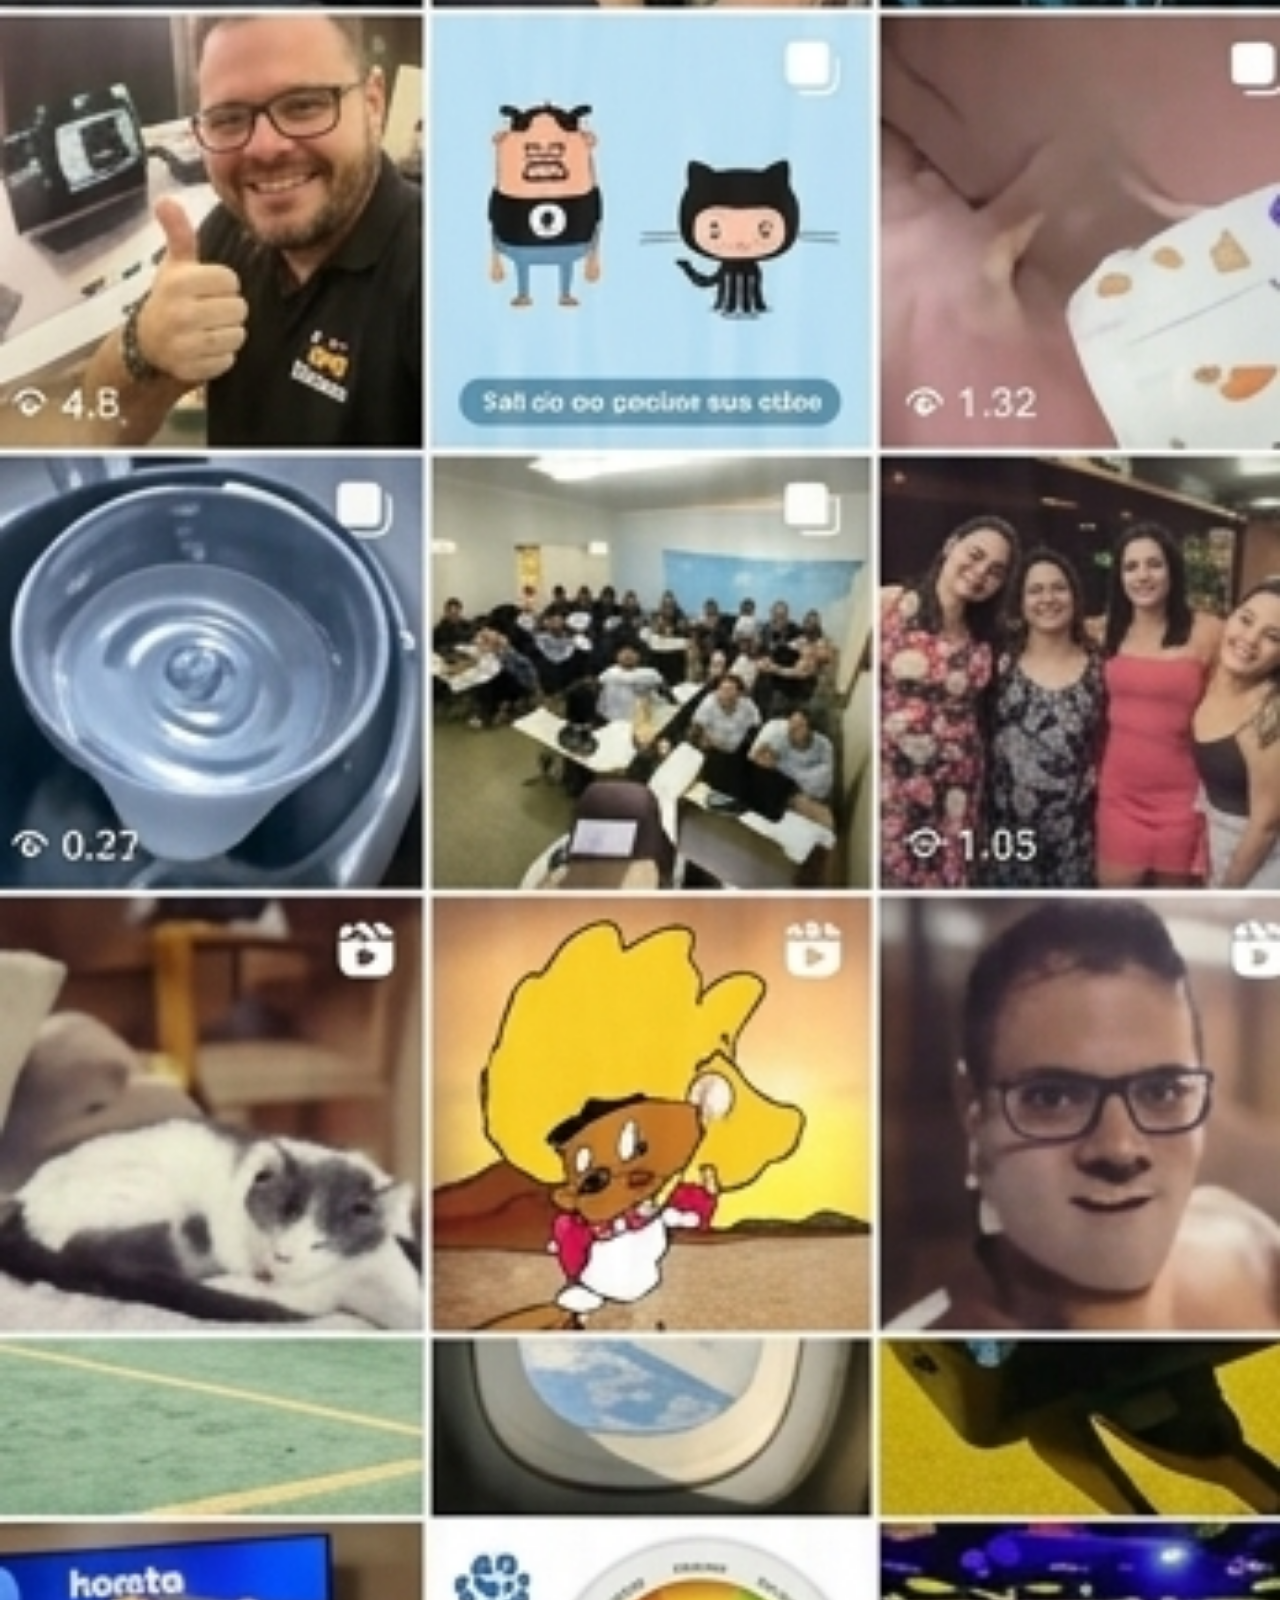
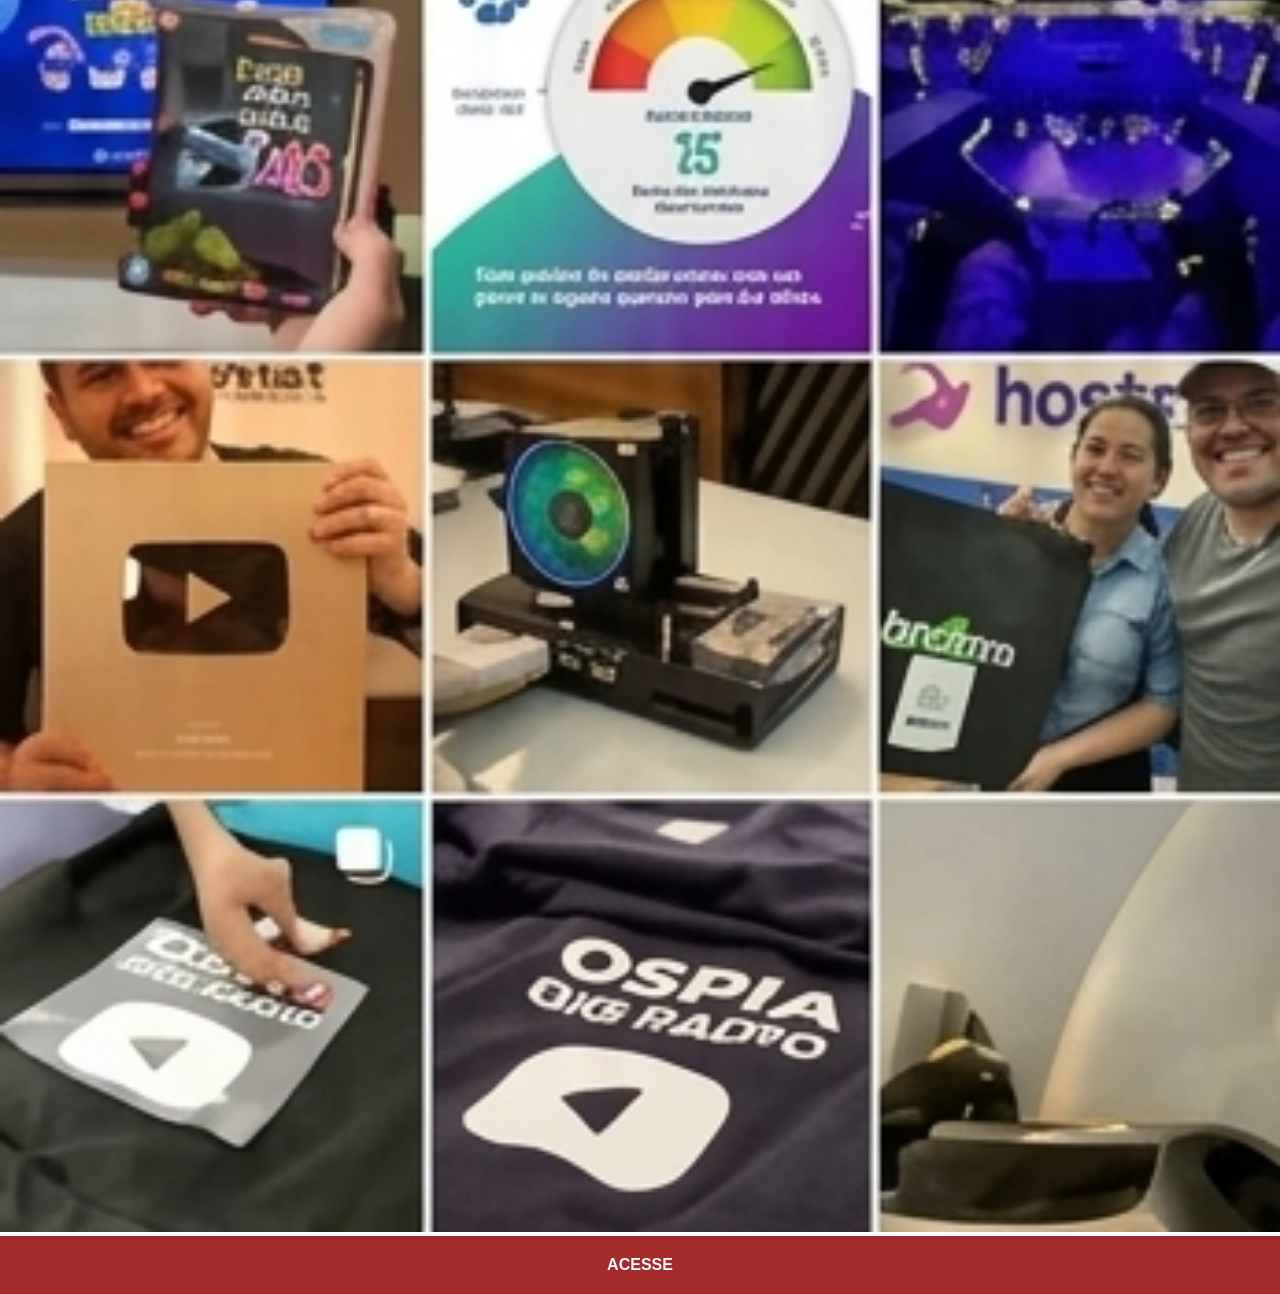
<file: instagram.html>
<!DOCTYPE html>
<html lang="pt-br">
<head>
    <meta charset="UTF-8">
    <meta name="viewport" content="width=device-width, initial-scale=1.0">
    <title>instagram</title>
    <link rel="stylesheet" href="estilo/social.css">
</head>
<body>
    <img src="imagens/tela-instagram.jpg" alt="instagram">
    <a href="https://www.instagram.com/mj27___/" target="_blank">ACESSE</a>
</body>
</html>
</file>
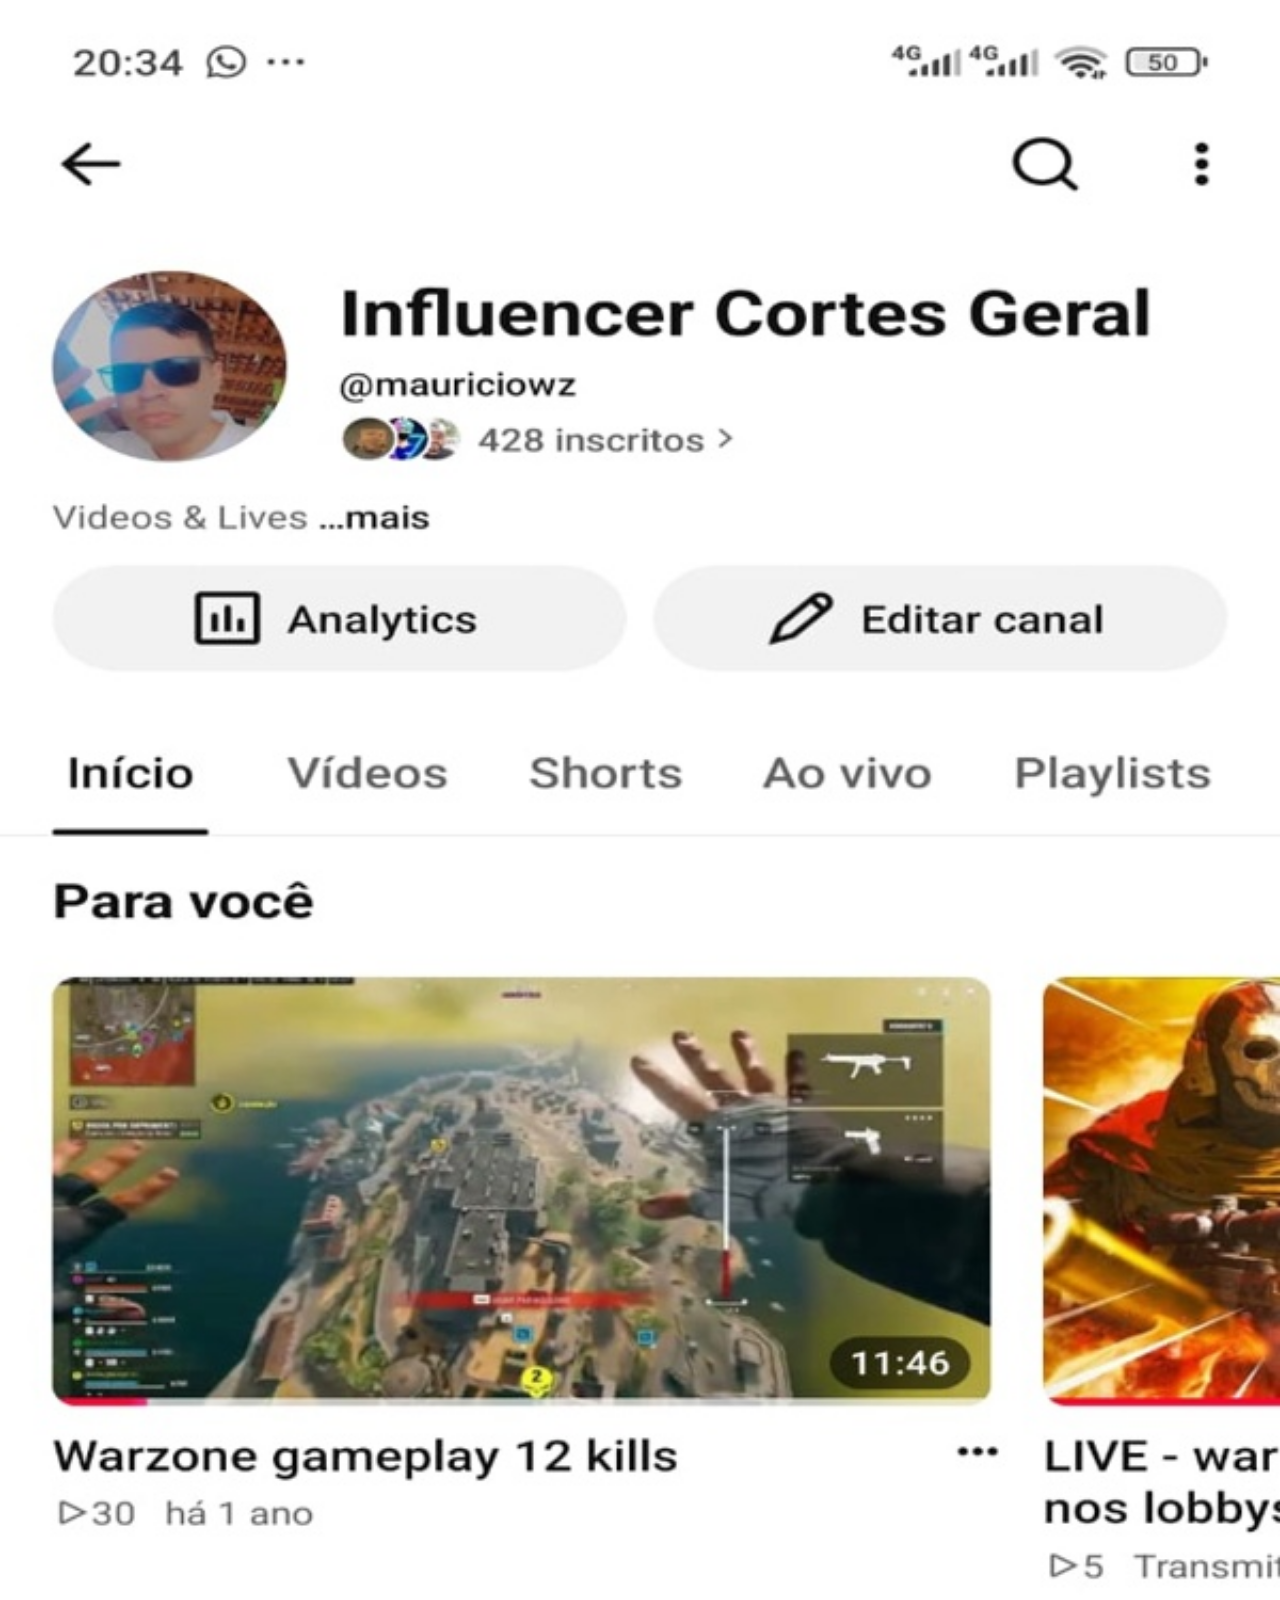
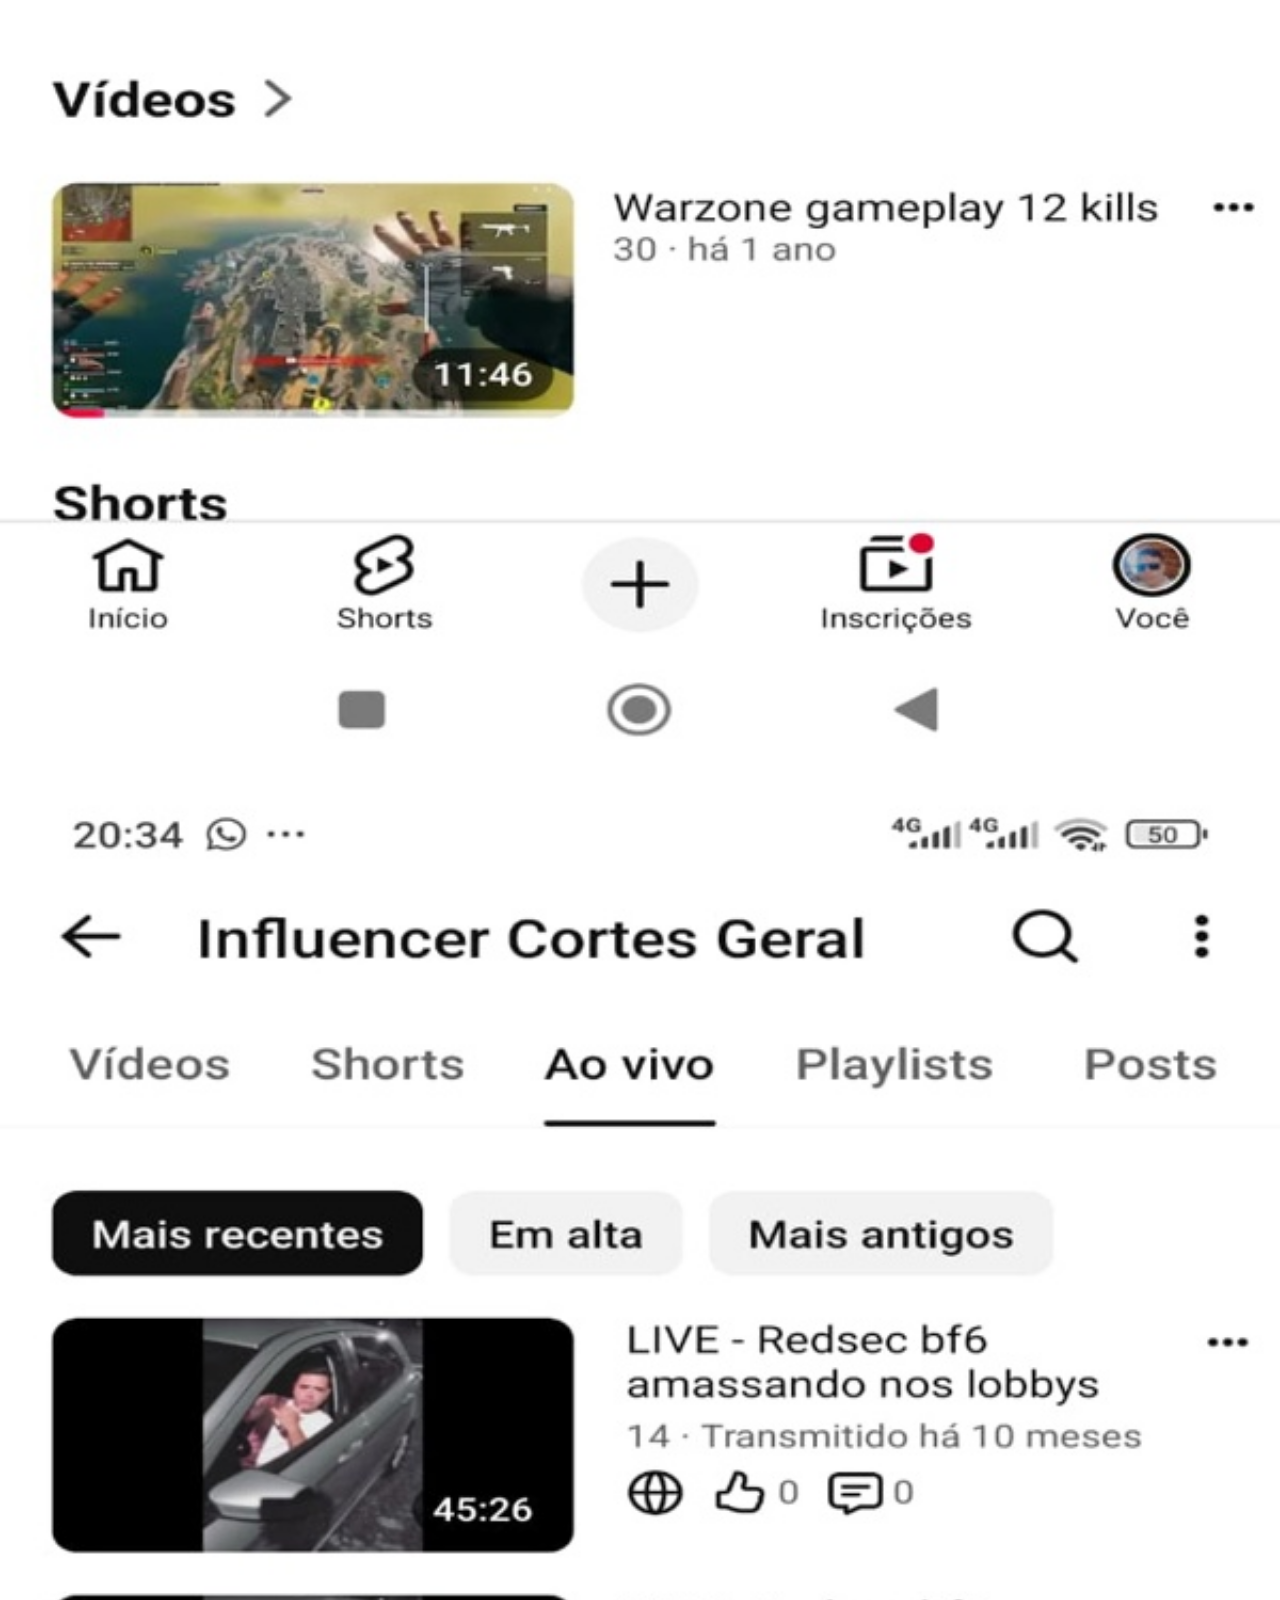
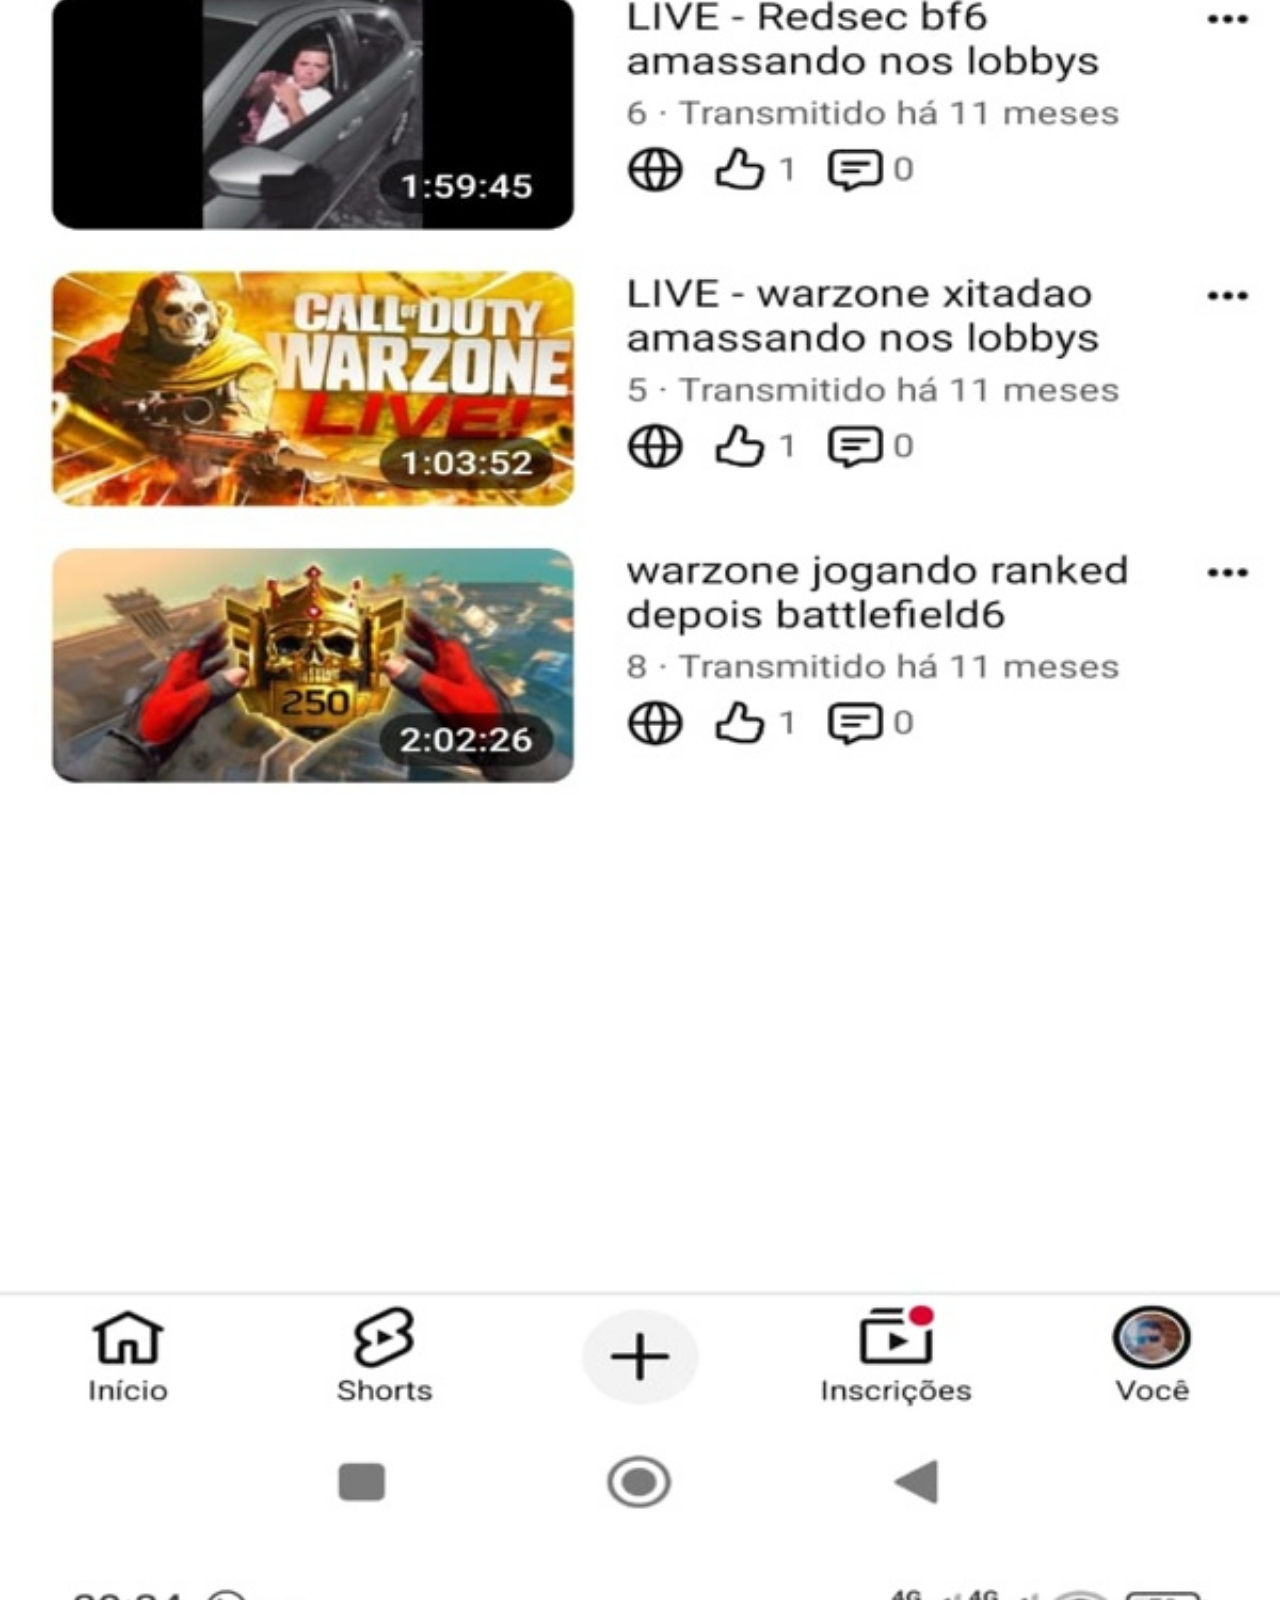
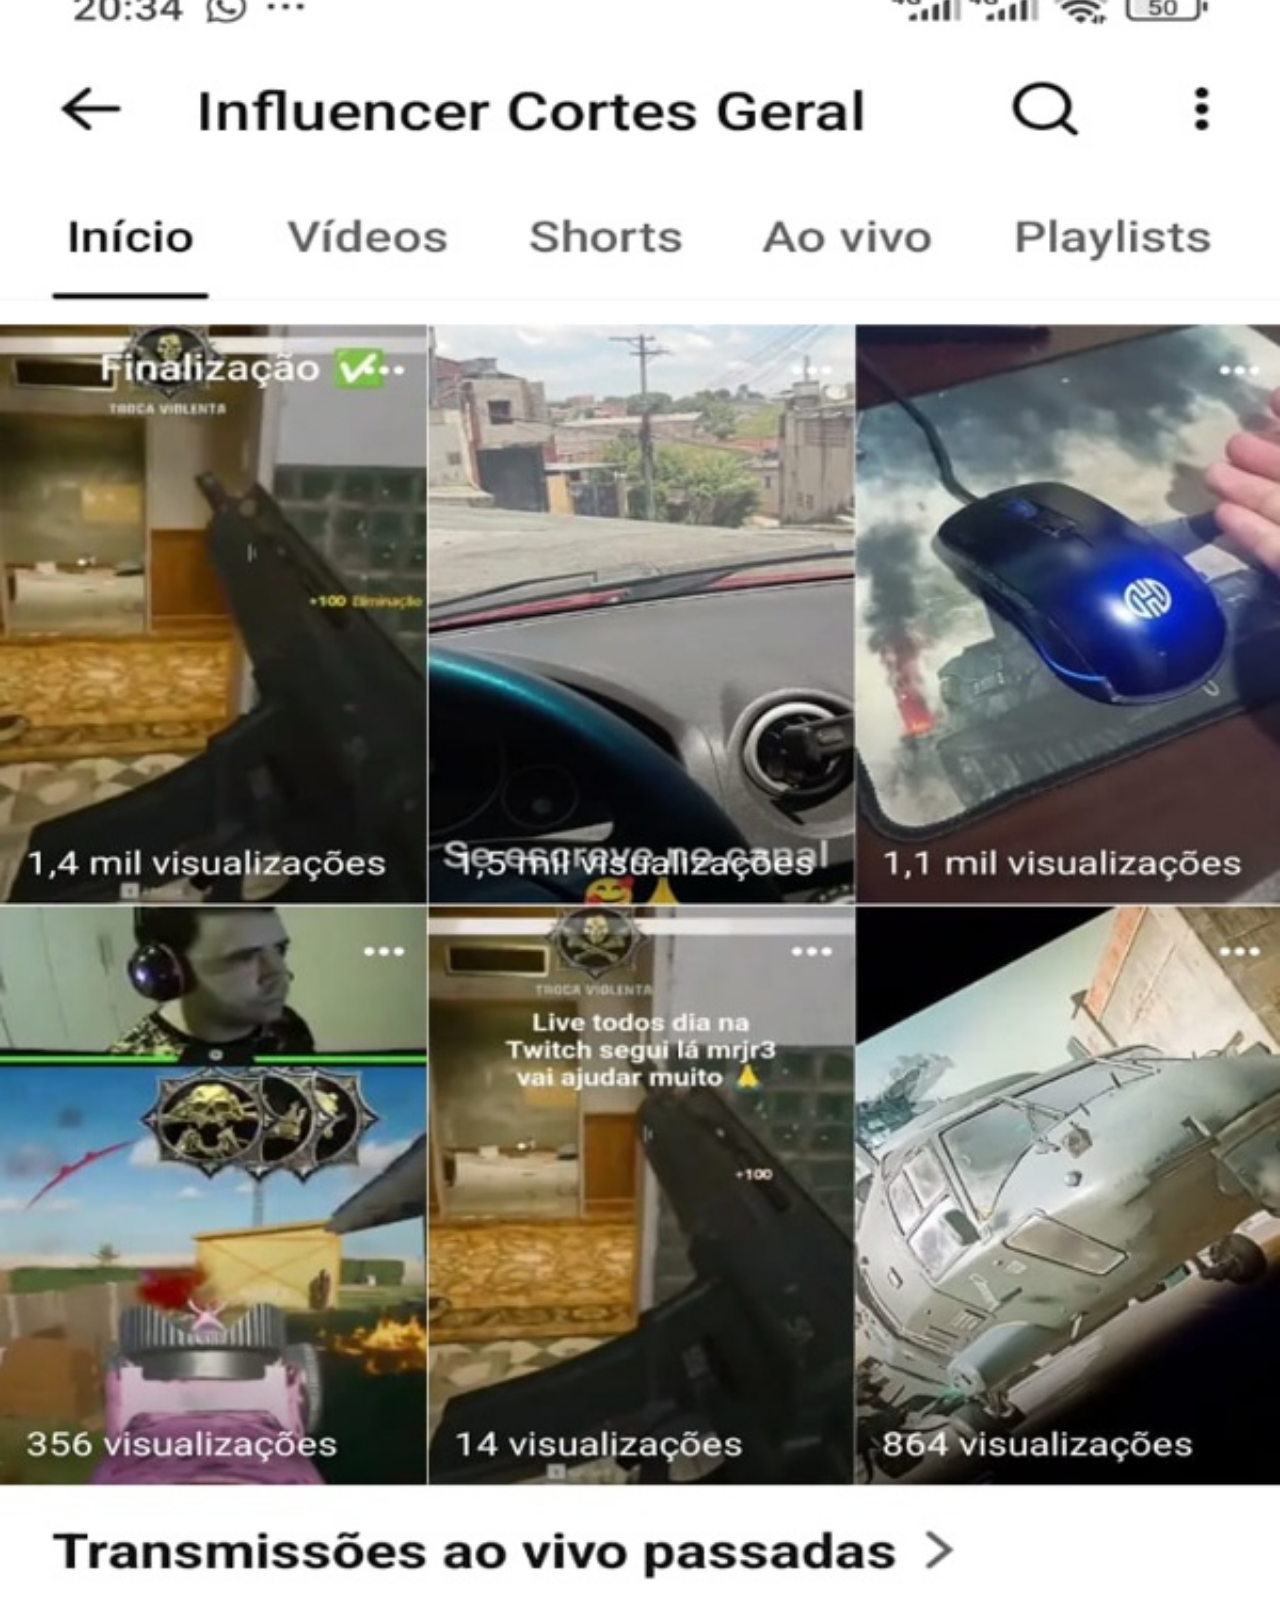
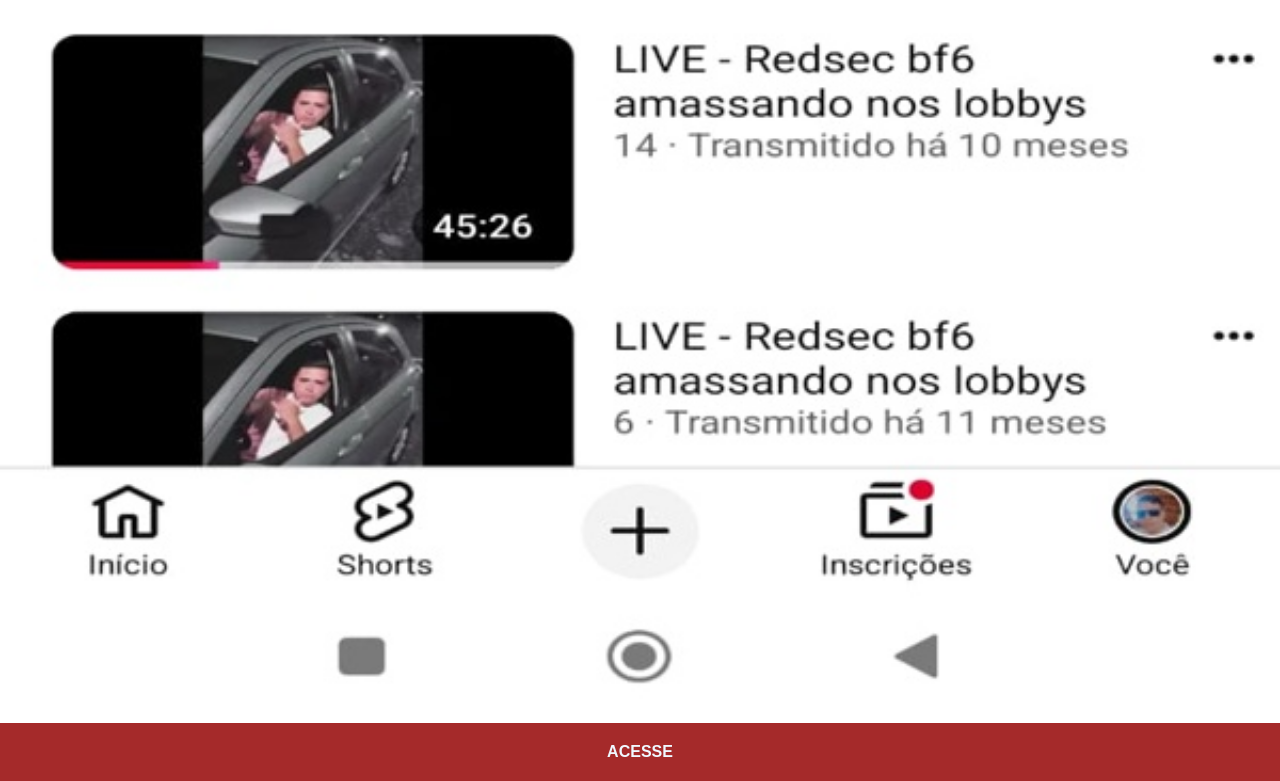
<file: youtube.html>
<!DOCTYPE html>
<html lang="pt-br">
<head>
    <meta charset="UTF-8">
    <meta name="viewport" content="width=device-width, initial-scale=1.0">
    <title>youtube</title>
    <link rel="stylesheet" href="estilo/social.css">
</head>
<body>
    <img src="imagens/tela-youtube.jpg" alt="youtube">
    <a href="https://www.youtube.com/@mauriciowz" target="_blank">ACESSE</a>
</body>
</html>
</file>
<file: estilo/style.css>
@charset "UTF-8";
* {
        margin: 0%;
        padding: 0%;
        font-family: Arial, Helvetica, sans-serif;
}
html, body {
    height: 100vh;
    width: 100vw;
    background-color: black;
}
body {
    background: url('../imagens/fundo-madeira.jpg') no-repeat top center ;
    background-size: cover;
    background-attachment: fixed;
}
main {
    position: relative;
    height: 100vh;
}
section#telefone {
    position: absolute;
    top: 50%;
    left: 50%;
    transform: translate(-50%, -50%);

    height: 627px;
    width: 311px;
    background-color: aliceblue;
    background: url('../imagens/frame-iphone.png') no-repeat;
}
iframe#tela {
    position: relative;
    top: 81px;
    left: 22px;
    height: 471px;
    width: 267px;
}
section#redes-sociais {
    text-align: right;
}
section#redes-sociais img {
    width: 50px;
    margin: 10px;
    border-radius: 50%;
    box-shadow: 2px 2px 5px rgba(0, 0, 0, 0.544);
    box-sizing: border-box;
}
section#redes-sociais img:hover {
    border: 2px solid rgba(255, 255, 255, 0.434);
    transform: translate(-3px -3px);
    box-shadow: 5px 5px 10px rgba(0, 0, 0, 0.56);
    transition: transform .5s, border 1s;
}
</file>
<file: estilo/social.css>
@charset "UTF-8";
 * {
        padding: 0px;
        margin: 0px;
        font-family: Arial, Helvetica, sans-serif;
     }
     ::-webkit-scrollbar {
        width: 0px;
        height: 0px;
     }
     img {
        width: 100vw;

     }
     a {
      display: block;
      background-color: brown;
      color: aliceblue;
      padding: 20px;
      text-align: center;
      font-weight: bolder;
      text-decoration: none;
     }
     a:hover {
        background-color: red;
     }
</file>
